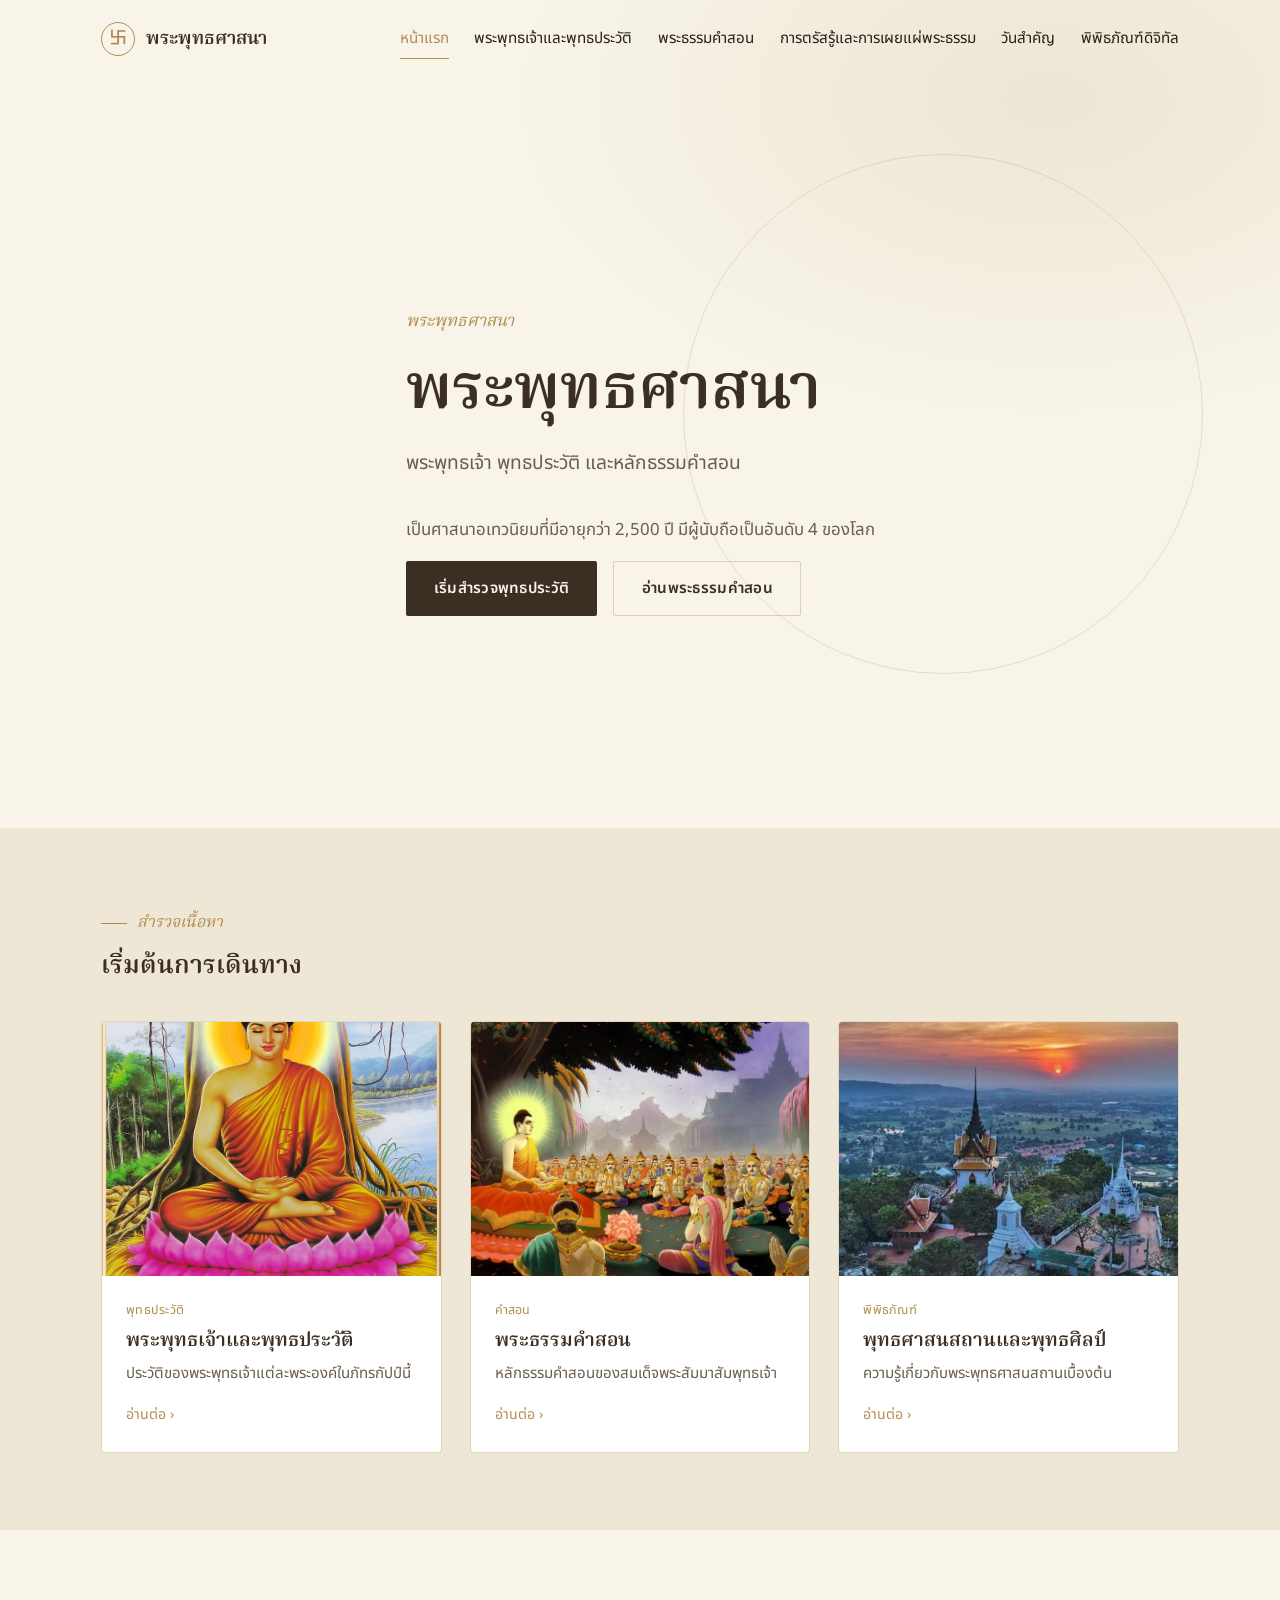
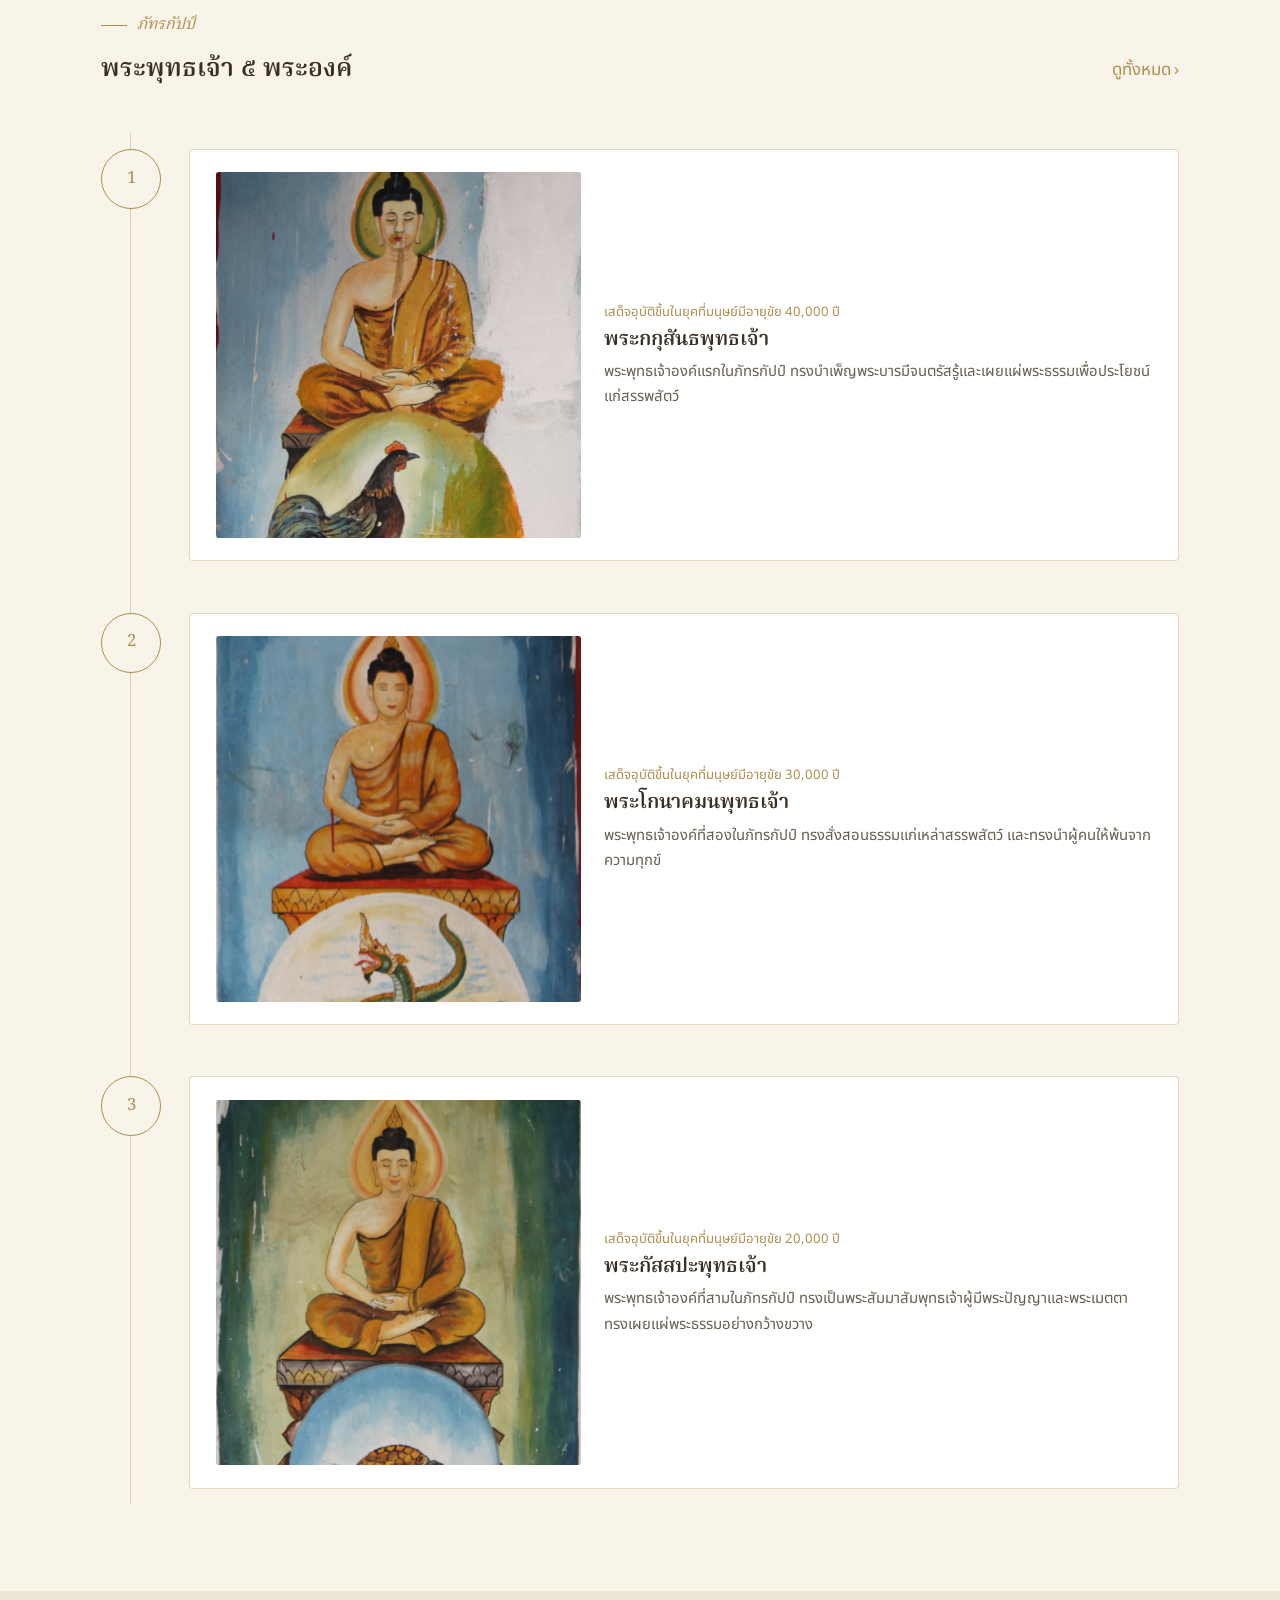
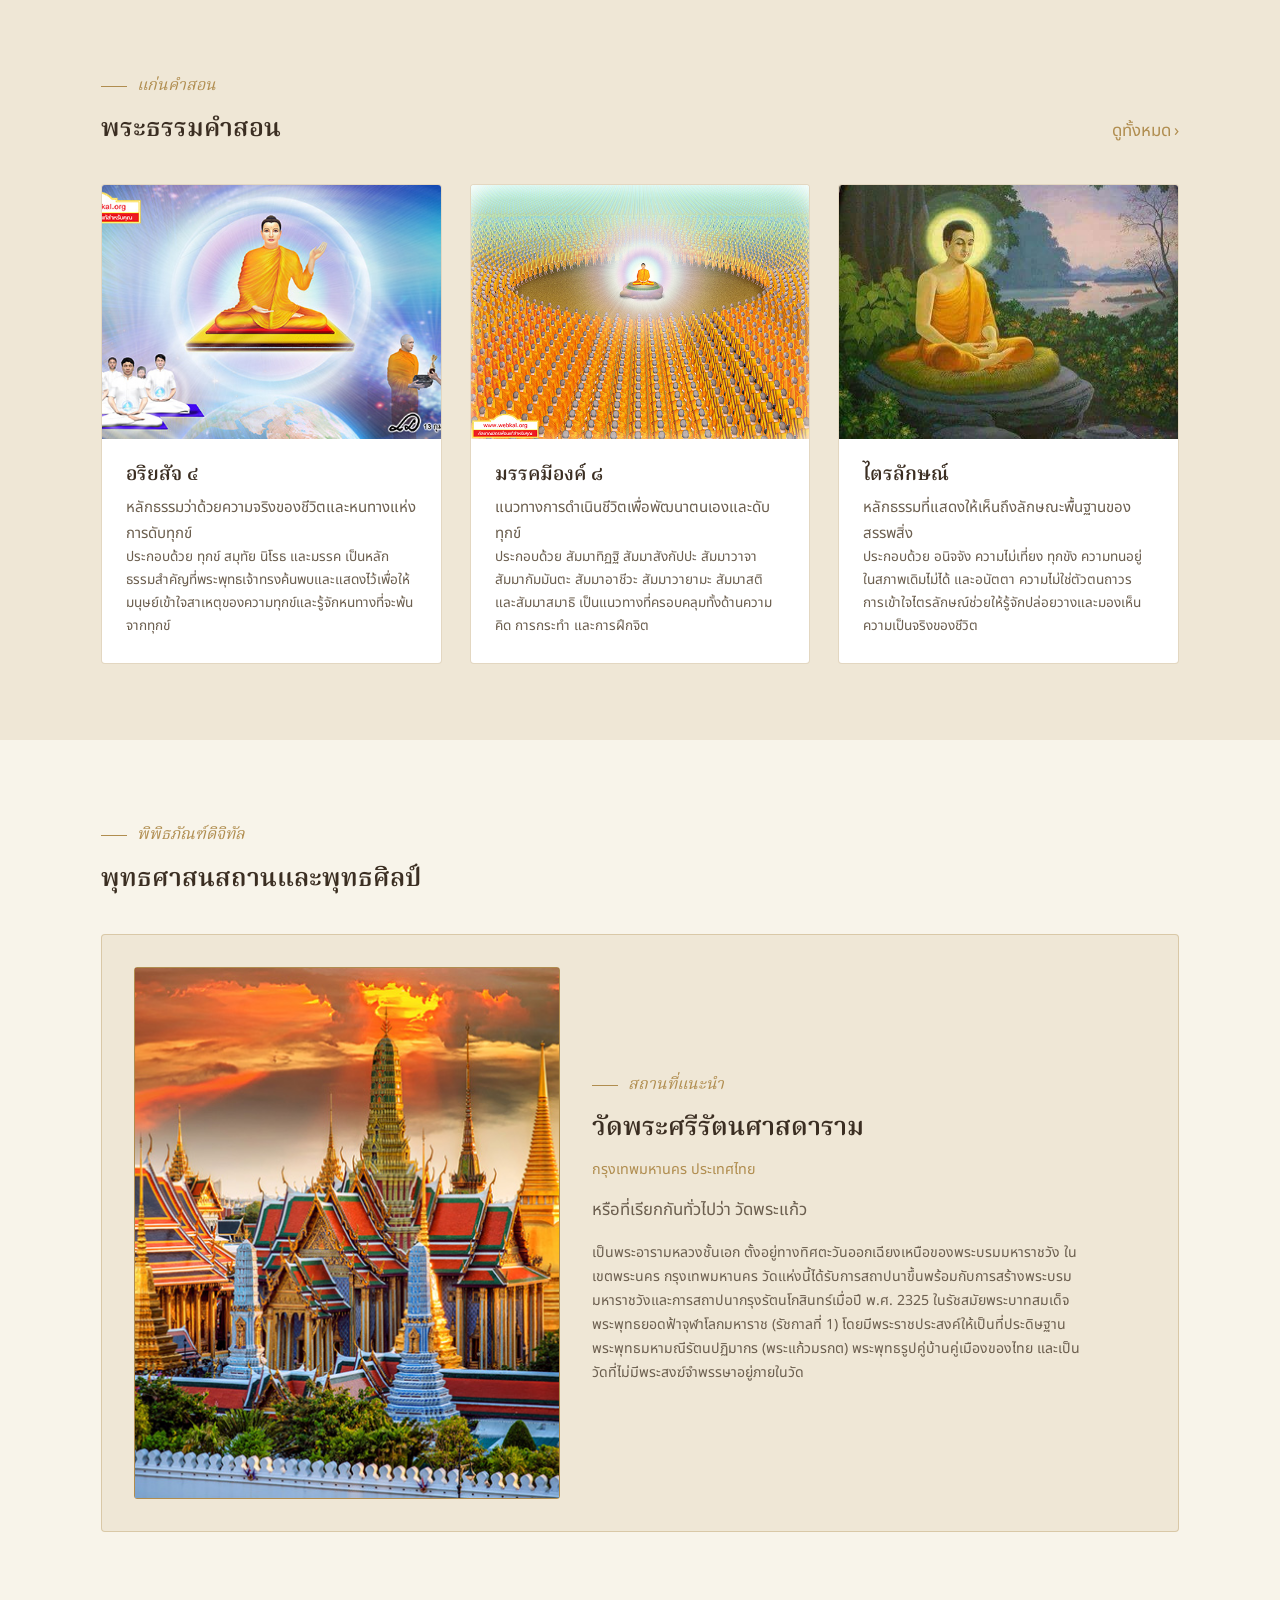
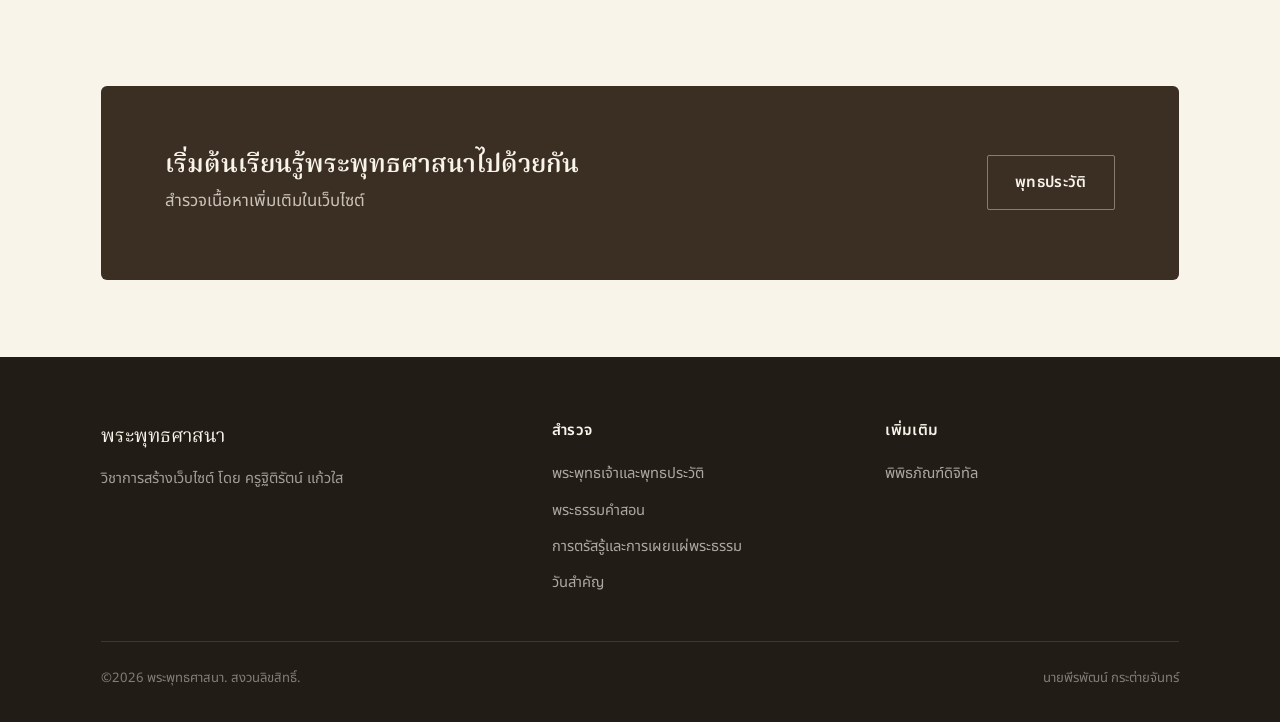
<file: index.html>
<!DOCTYPE html>
<html lang="th">
<head>
<meta charset="UTF-8">
<meta name="viewport" content="width=device-width, initial-scale=1.0">
<title>พระพุทธศาสนา - หน้าหลัก</title>
<meta name="description" content="[ข้อความแนะนำเว็บไซต์]">
<link rel="preconnect" href="https://fonts.googleapis.com">
<link rel="preconnect" href="https://fonts.gstatic.com" crossorigin>
<link href="https://fonts.googleapis.com/css2?family=Noto+Serif+Thai:wght@400;500;600;700&family=Noto+Sans+Thai:wght@300;400;500;600&display=swap" rel="stylesheet">
<link rel="stylesheet" href="css/style.css">
</head>
<body>

<div class="scroll-progress" id="scrollProgress"></div>
<div id="navbar-root"></div>

<!-- ============================================================ HERO -->
<section class="hero">
  <div class="container">
    <div class="hero-eyebrow">พระพุทธศาสนา</div>
    <h1>พระพุทธศาสนา</h1>
    <p class="subtitle">พระพุทธเจ้า พุทธประวัติ และหลักธรรมคำสอน</p>
    <p style="max-width:50ch;">เป็นศาสนาอเทวนิยมที่มีอายุกว่า 2,500 ปี มีผู้นับถือเป็นอันดับ 4 ของโลก</p>
    <div class="hero-cta">
      <a href="buddha.html" class="btn btn-primary">เริ่มสำรวจพุทธประวัติ</a>
      <a href="dharma.html" class="btn btn-outline">อ่านพระธรรมคำสอน</a>
    </div>
  </div>
</section>

<!-- ===================================================== INTRO STATS -->
<!-- <section class="section section--tight">
  <div class="container">
    <hr class="divider">
    <div class="stat-row reveal" style="margin-top:2.4rem;">
      <div class="stat">
        <div class="num">๕</div>
        <div class="label">พระพุทธเจ้าในภัทรกัปป์</div>
      </div>
      <div class="stat">
        <div class="num">[N]</div>
        <div class="label">หลักธรรมคำสอน</div>
      </div>
      <div class="stat">
        <div class="num">[N]</div>
        <div class="label">พุทธศาสนสถานสำคัญ</div>
      </div>
      <div class="stat">
        <div class="num">[N]</div>
        <div class="label">วันสำคัญทางพระพุทธศาสนา</div>
      </div>
    </div>
  </div>
</section> -->

<!-- ================================================= FEATURED SECTIONS -->
<section class="section section--cream">
  <div class="container">
    <div class="section-head reveal">
      <div>
        <div class="eyebrow">สำรวจเนื้อหา</div>
        <h2>เริ่มต้นการเดินทาง</h2>
      </div>
      <!-- <p style="margin:0;">[ข้อความอธิบายภาพรวมของหมวดหมู่เนื้อหาในเว็บไซต์]</p> -->
    </div>
    <div class="featured-strip">
      <a class="card reveal" href="buddha.html">
        <div class="card-media"><img src="images/01.jpg" alt=""></div>
        <div class="card-body">
          <span class="card-tag">พุทธประวัติ</span>
          <h3>พระพุทธเจ้าและพุทธประวัติ</h3>
          <p>ประวัติของพระพุทธเจ้าแต่ละพระองค์ในภัทรกัปป์นี้</p>
          <span class="card-link">อ่านต่อ ›</span>
        </div>
      </a>
      <a class="card reveal reveal-delay-1" href="dharma.html">
        <div class="card-media"><img src="images/02.jpg" alt=""></div>
        <div class="card-body">
          <span class="card-tag">คำสอน</span>
          <h3>พระธรรมคำสอน</h3>
          <p>หลักธรรมคำสอนของสมเด็จพระสัมมาสัมพุทธเจ้า</p>
          <span class="card-link">อ่านต่อ ›</span>
        </div>
      </a>
      <a class="card reveal reveal-delay-2" href="sacred-sites.html">
        <div class="card-media"><img src="images/03.jpg" alt=""></div>
        <div class="card-body">
          <span class="card-tag">พิพิธภัณฑ์</span>
          <h3>พุทธศาสนสถานและพุทธศิลป์</h3>
          <p>ความรู้เกี่ยวกับพระพุทธศาสนสถานเบื้องต้น</p>
          <span class="card-link">อ่านต่อ ›</span>
        </div>
      </a>
    </div>
  </div>
</section>

<!-- ============================================== FEATURED BUDDHA TIMELINE -->
<section class="section">
  <div class="container">
    <div class="section-head reveal">
      <div>
        <div class="eyebrow">ภัทรกัปป์</div>
        <h2>พระพุทธเจ้า ๕ พระองค์</h2>
      </div>
      <a href="buddha.html" class="btn-ghost">ดูทั้งหมด</a>
    </div>
    <div id="home-buddha-preview"></div>
  </div>
</section>

<!-- ==================================================== FEATURED DHARMA -->
<section class="section section--cream">
  <div class="container">
    <div class="section-head reveal">
      <div>
        <div class="eyebrow">แก่นคำสอน</div>
        <h2>พระธรรมคำสอน</h2>
      </div>
      <a href="dharma.html" class="btn-ghost">ดูทั้งหมด</a>
    </div>
    <div id="home-dharma-preview"></div>
  </div>
</section>

<!-- =============================================== FEATURED SACRED SITE -->
<section class="section">
  <div class="container">
    <div class="section-head reveal">
      <div>
        <div class="eyebrow">พิพิธภัณฑ์ดิจิทัล</div>
        <h2>พุทธศาสนสถานและพุทธศิลป์</h2>
      </div>
      <!-- <a href="sacred-sites.html" class="btn-ghost">ดูทั้งหมด</a> -->
    </div>
    <div id="home-site-preview"></div>
  </div>
</section>

<!-- ============================================================== CTA -->
<section class="section">
  <div class="container">
    <div class="cta-band reveal">
      <div>
        <h2>เริ่มต้นเรียนรู้พระพุทธศาสนาไปด้วยกัน</h2>
        <p>สำรวจเนื้อหาเพิ่มเติมในเว็บไซต์</p>
      </div>
      <a href="buddha.html" class="btn btn-outline" style="border-color:rgba(248,244,234,.4);color:var(--ivory);">พุทธประวัติ</a>
    </div>
  </div>
</section>

<div id="footer-root"></div>
<button class="back-to-top" id="backToTop" aria-label="กลับขึ้นด้านบน">↑</button>

<script src="js/data.js"></script>
<script src="js/components.js"></script>
<script>
  insertNavbar("home");
  insertFooter();
  renderBuddhaTimeline("home-buddha-preview", buddhas.slice(0, 3));
  renderDharmaCards("home-dharma-preview", dharmaPrinciples.slice(0, 3));
  renderFeaturedSite("home-site-preview", sacredSites.find(s => s.featured) || sacredSites[0]);
</script>
<script src="js/main.js"></script>
</body>
</html>
</file>
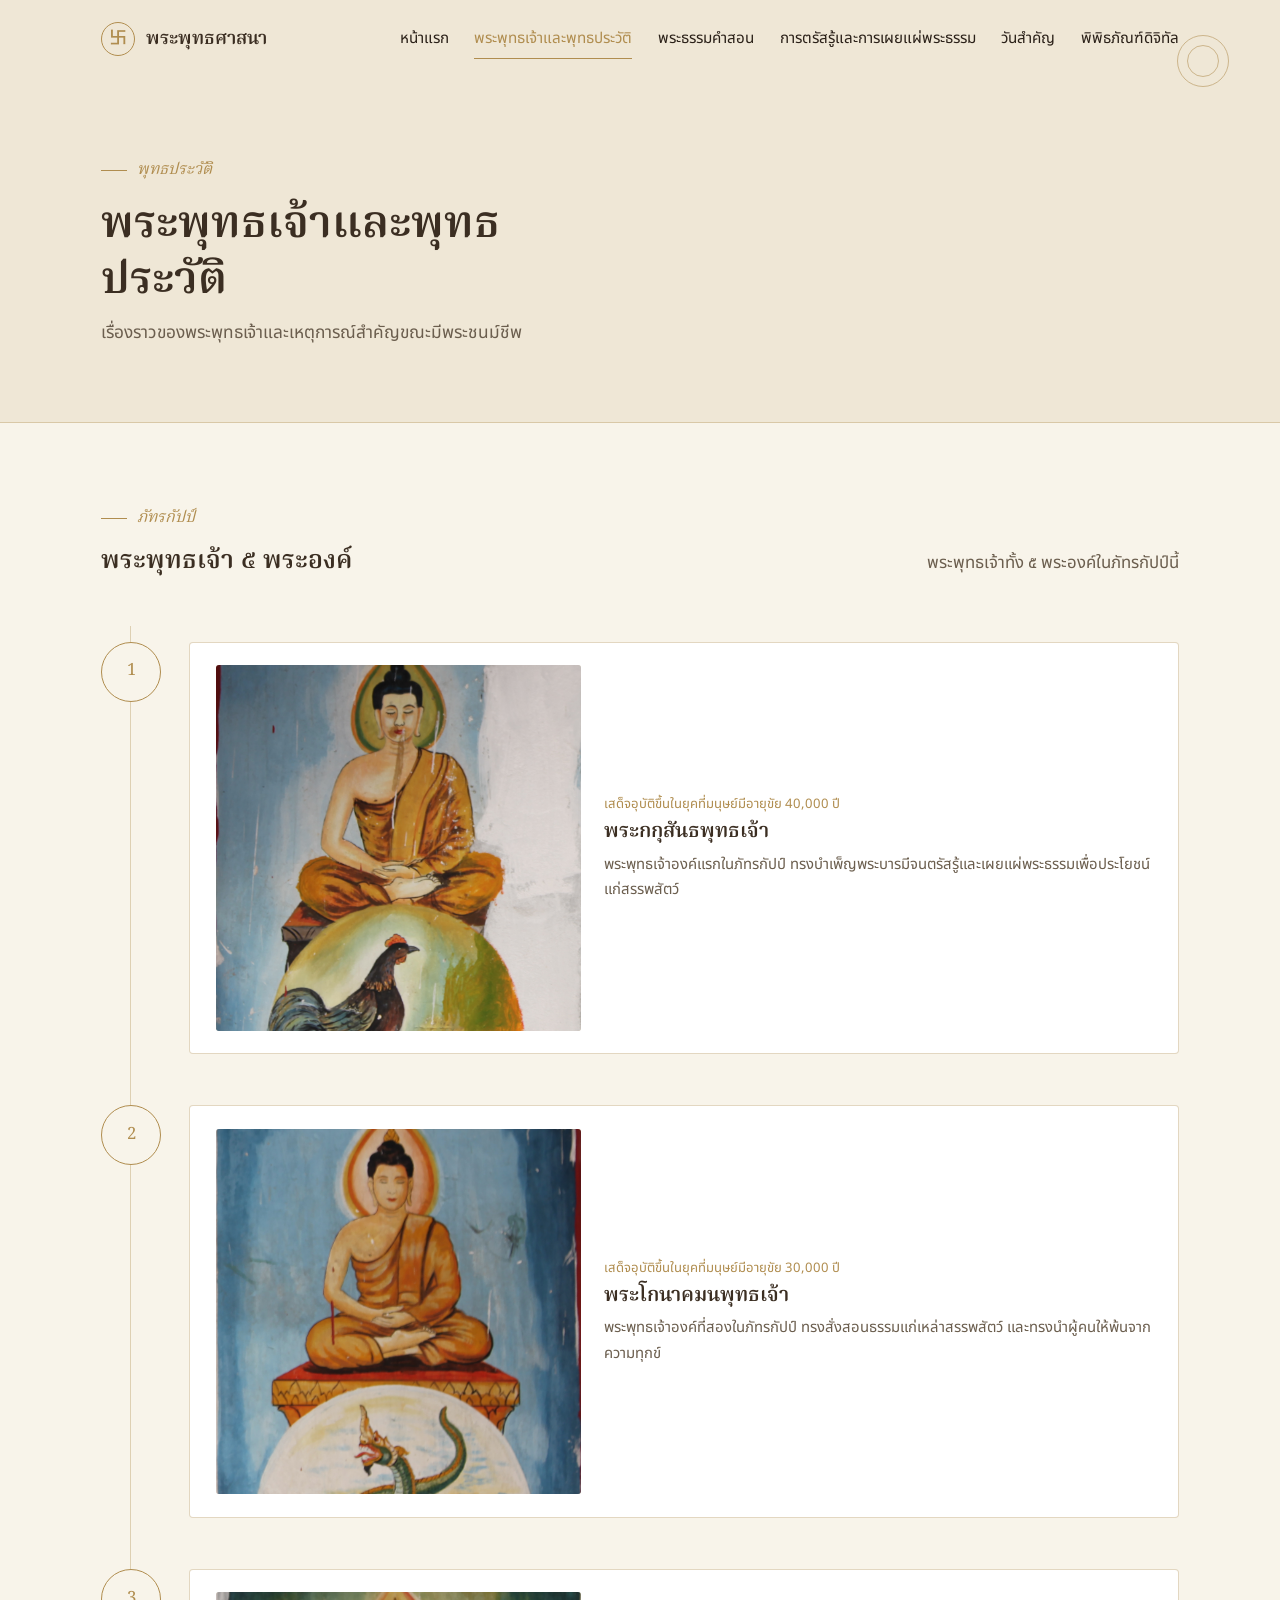
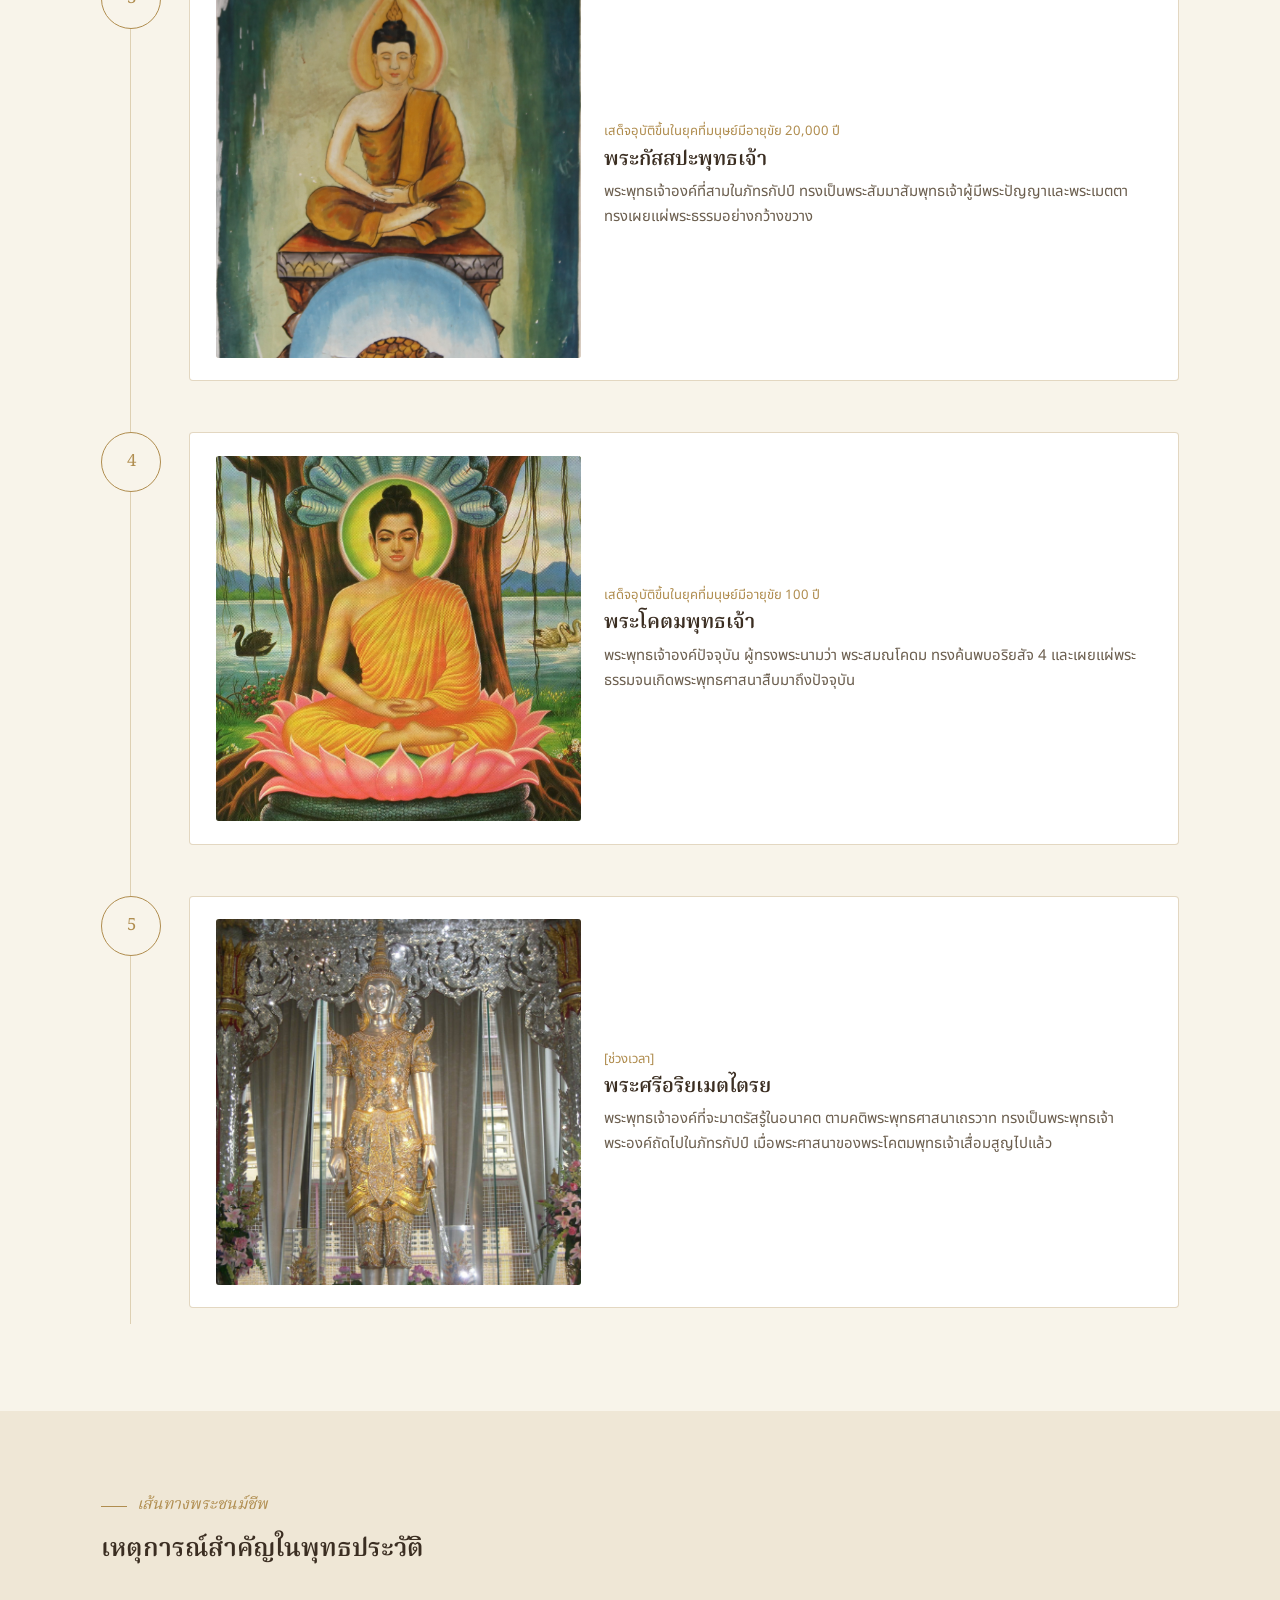
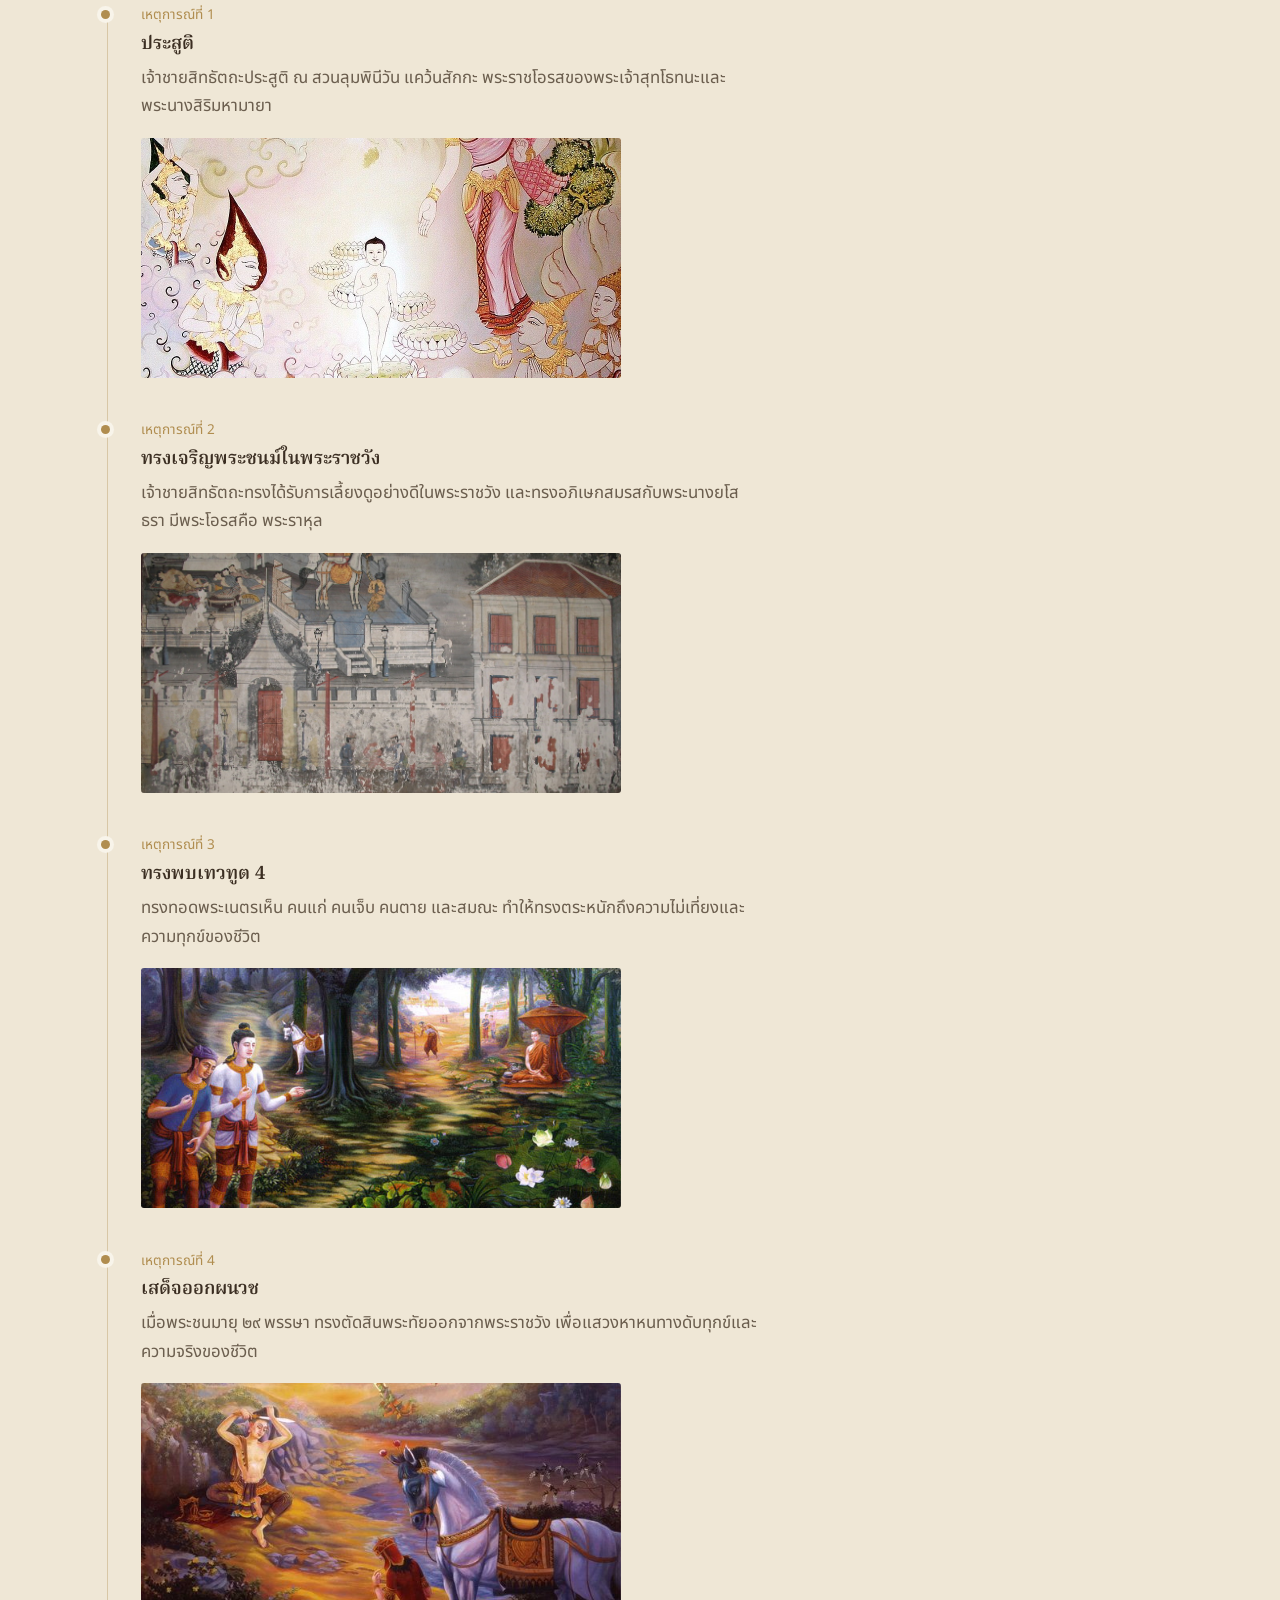
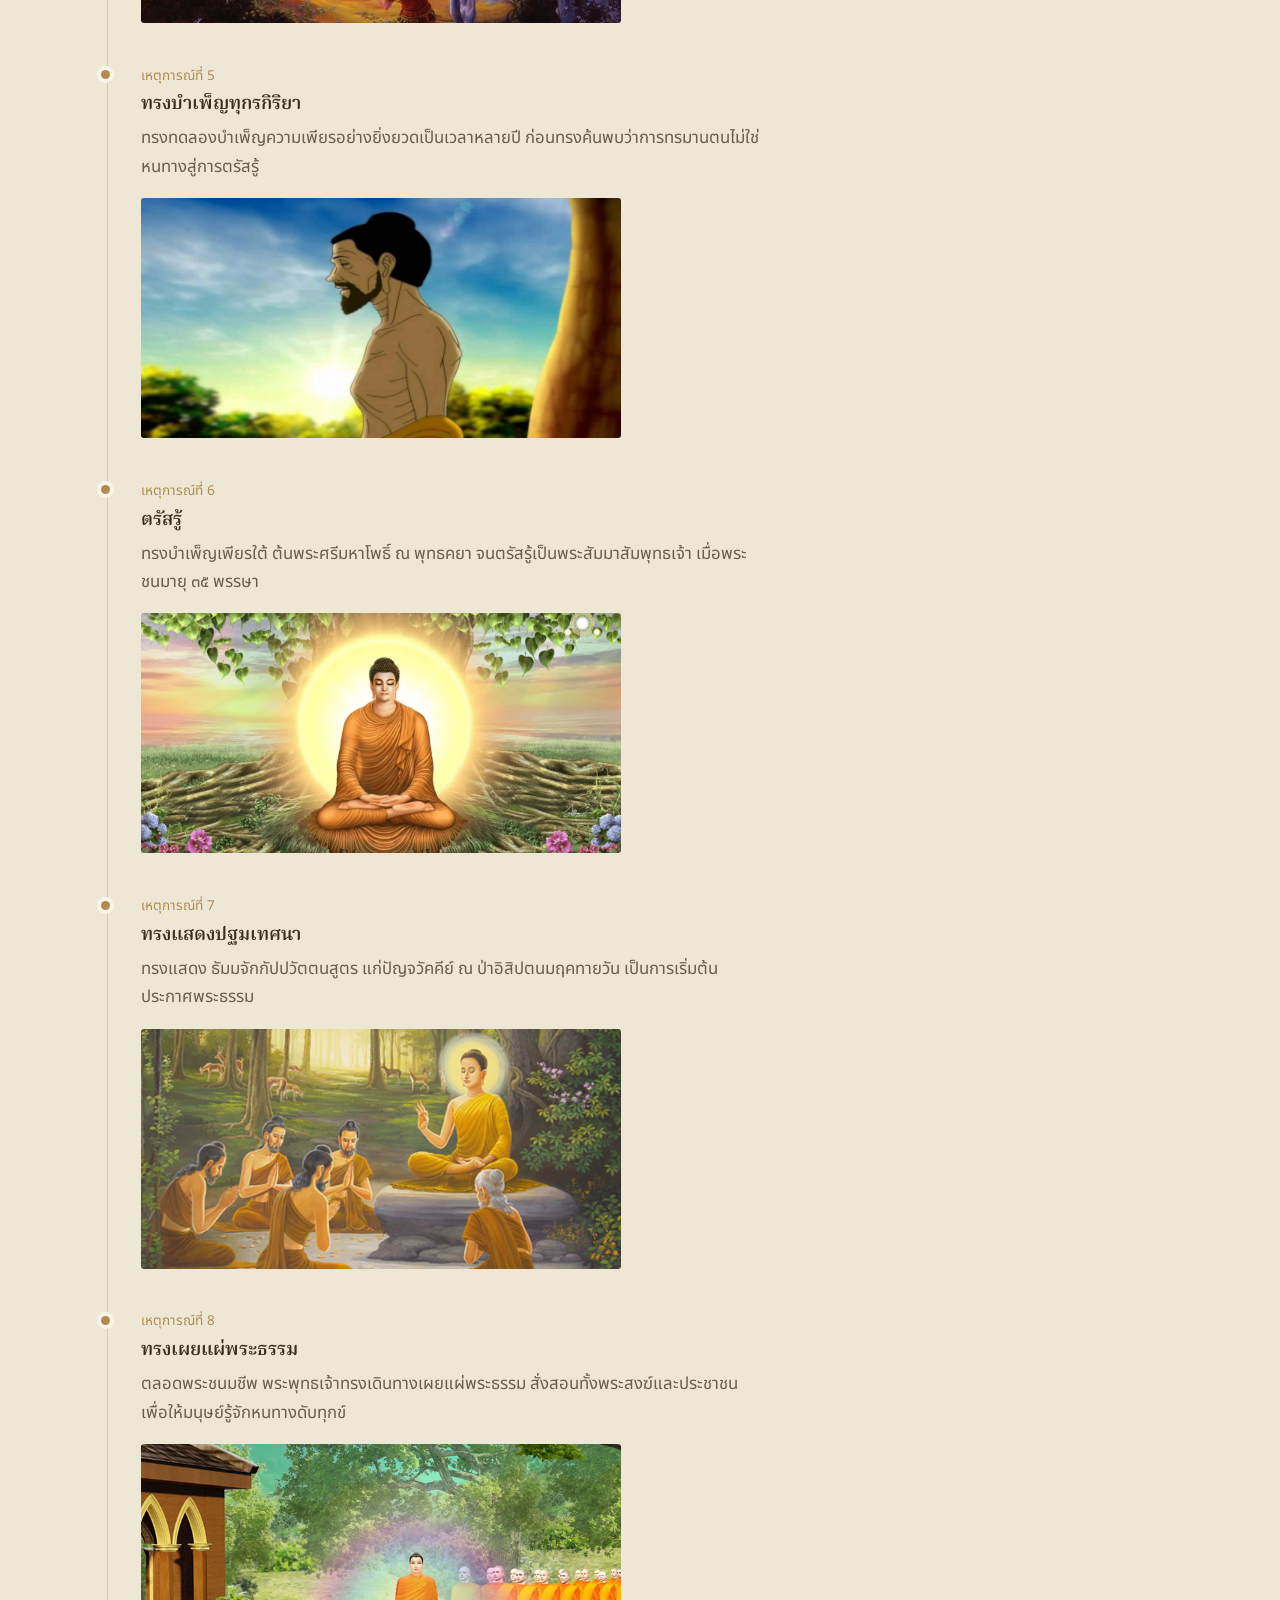
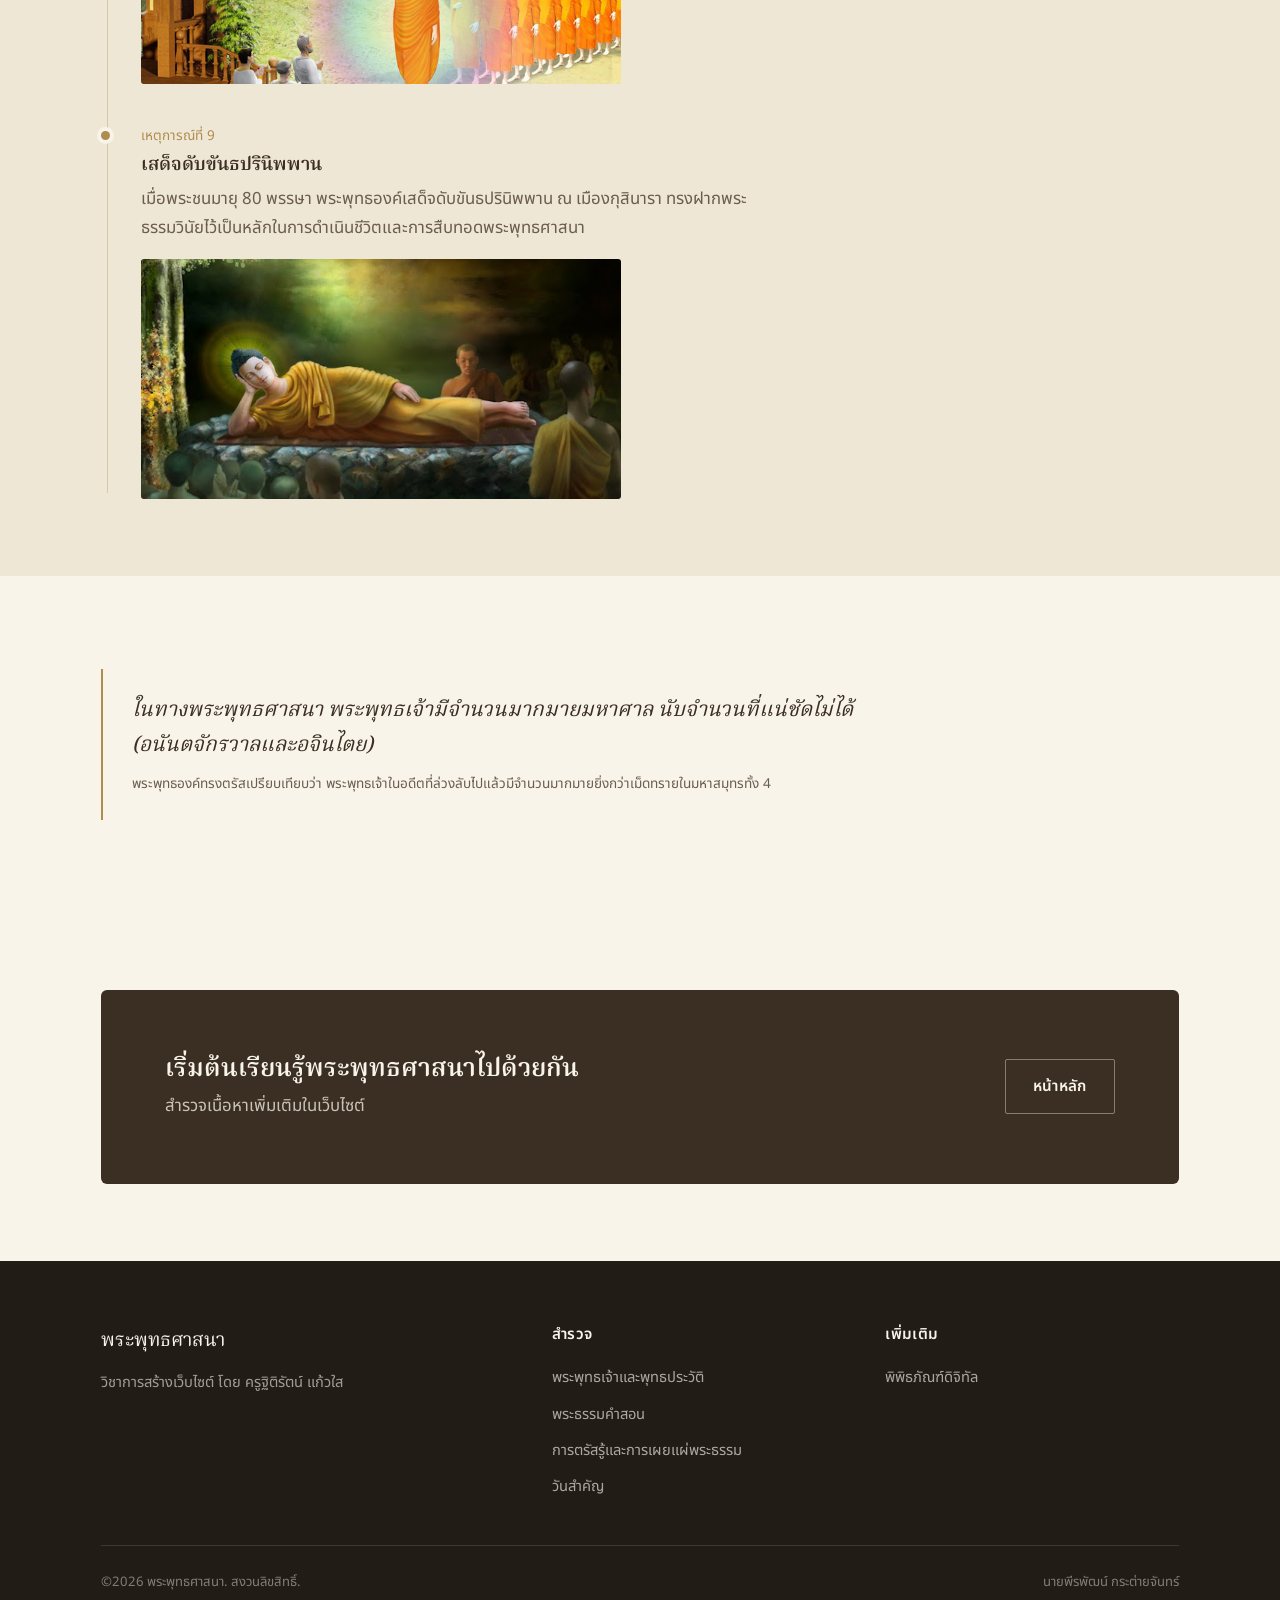
<file: buddha.html>
<!DOCTYPE html>
<html lang="th">
<head>
<meta charset="UTF-8">
<meta name="viewport" content="width=device-width, initial-scale=1.0">
<title>พระพุทธเจ้าและพุทธประวัติ — พระพุทธศาสนา</title>
<link rel="preconnect" href="https://fonts.googleapis.com">
<link rel="preconnect" href="https://fonts.gstatic.com" crossorigin>
<link href="https://fonts.googleapis.com/css2?family=Noto+Serif+Thai:wght@400;500;600;700&family=Noto+Sans+Thai:wght@300;400;500;600&display=swap" rel="stylesheet">
<link rel="stylesheet" href="css/style.css">
</head>
<body>

<div class="scroll-progress" id="scrollProgress"></div>
<div id="navbar-root"></div>

<div id="page-header-root"
     data-category="พุทธประวัติ"
     data-title="พระพุทธเจ้าและพุทธประวัติ"
     data-desc="เรื่องราวของพระพุทธเจ้าและเหตุการณ์สำคัญขณะมีพระชนม์ชีพ">
</div>

<!-- ===================================================== 5 BUDDHAS -->
<section class="section">
  <div class="container">
    <div class="section-head reveal">
      <div>
        <div class="eyebrow">ภัทรกัปป์</div>
        <h2>พระพุทธเจ้า ๕ พระองค์</h2>
      </div>
      <p style="margin:0;max-width:32ch;">พระพุทธเจ้าทั้ง ๕ พระองค์ในภัทรกัปป์นี้</p>
    </div>
    <div id="buddha-timeline-full"></div>
  </div>
</section>

<!-- =================================================== LIFE TIMELINE -->
<section class="section section--cream">
  <div class="container">
    <div class="section-head reveal">
      <div>
        <div class="eyebrow">เส้นทางพระชนม์ชีพ</div>
        <h2>เหตุการณ์สำคัญในพุทธประวัติ</h2>
      </div>
    </div>
    <div id="buddha-life-timeline"></div>
  </div>
</section>

<!-- ========================================================== QUOTE -->
<section class="section">
  <div class="container">
    <div class="quote-card reveal">
      <p>ในทางพระพุทธศาสนา พระพุทธเจ้ามีจำนวนมากมายมหาศาล นับจำนวนที่แน่ชัดไม่ได้ (อนันตจักรวาลและอจินไตย)</p>
      <div class="source">พระพุทธองค์ทรงตรัสเปรียบเทียบว่า พระพุทธเจ้าในอดีตที่ล่วงลับไปแล้วมีจำนวนมากมายยิ่งกว่าเม็ดทรายในมหาสมุทรทั้ง 4</div>
    </div>
  </div>
</section>

<!-- ============================================================== CTA -->
<section class="section">
  <div class="container">
    <div class="cta-band reveal">
      <div>
        <h2>เริ่มต้นเรียนรู้พระพุทธศาสนาไปด้วยกัน</h2>
        <p>สำรวจเนื้อหาเพิ่มเติมในเว็บไซต์</p>
      </div>
      <a href="index.html" class="btn btn-outline" style="border-color:rgba(248,244,234,.4);color:var(--ivory);">หน้าหลัก</a>
    </div>
  </div>
</section>

<div id="footer-root"></div>
<button class="back-to-top" id="backToTop" aria-label="กลับขึ้นด้านบน">↑</button>

<script src="js/data.js"></script>
<script src="js/components.js"></script>
<script>
  insertNavbar("buddha");
  insertFooter();
  insertPageHeader();
  renderBuddhaTimeline("buddha-timeline-full", buddhas);
  renderTimeline("buddha-life-timeline", buddhaLifeEvents);
</script>
<script src="js/main.js"></script>
</body>
</html>
</file>
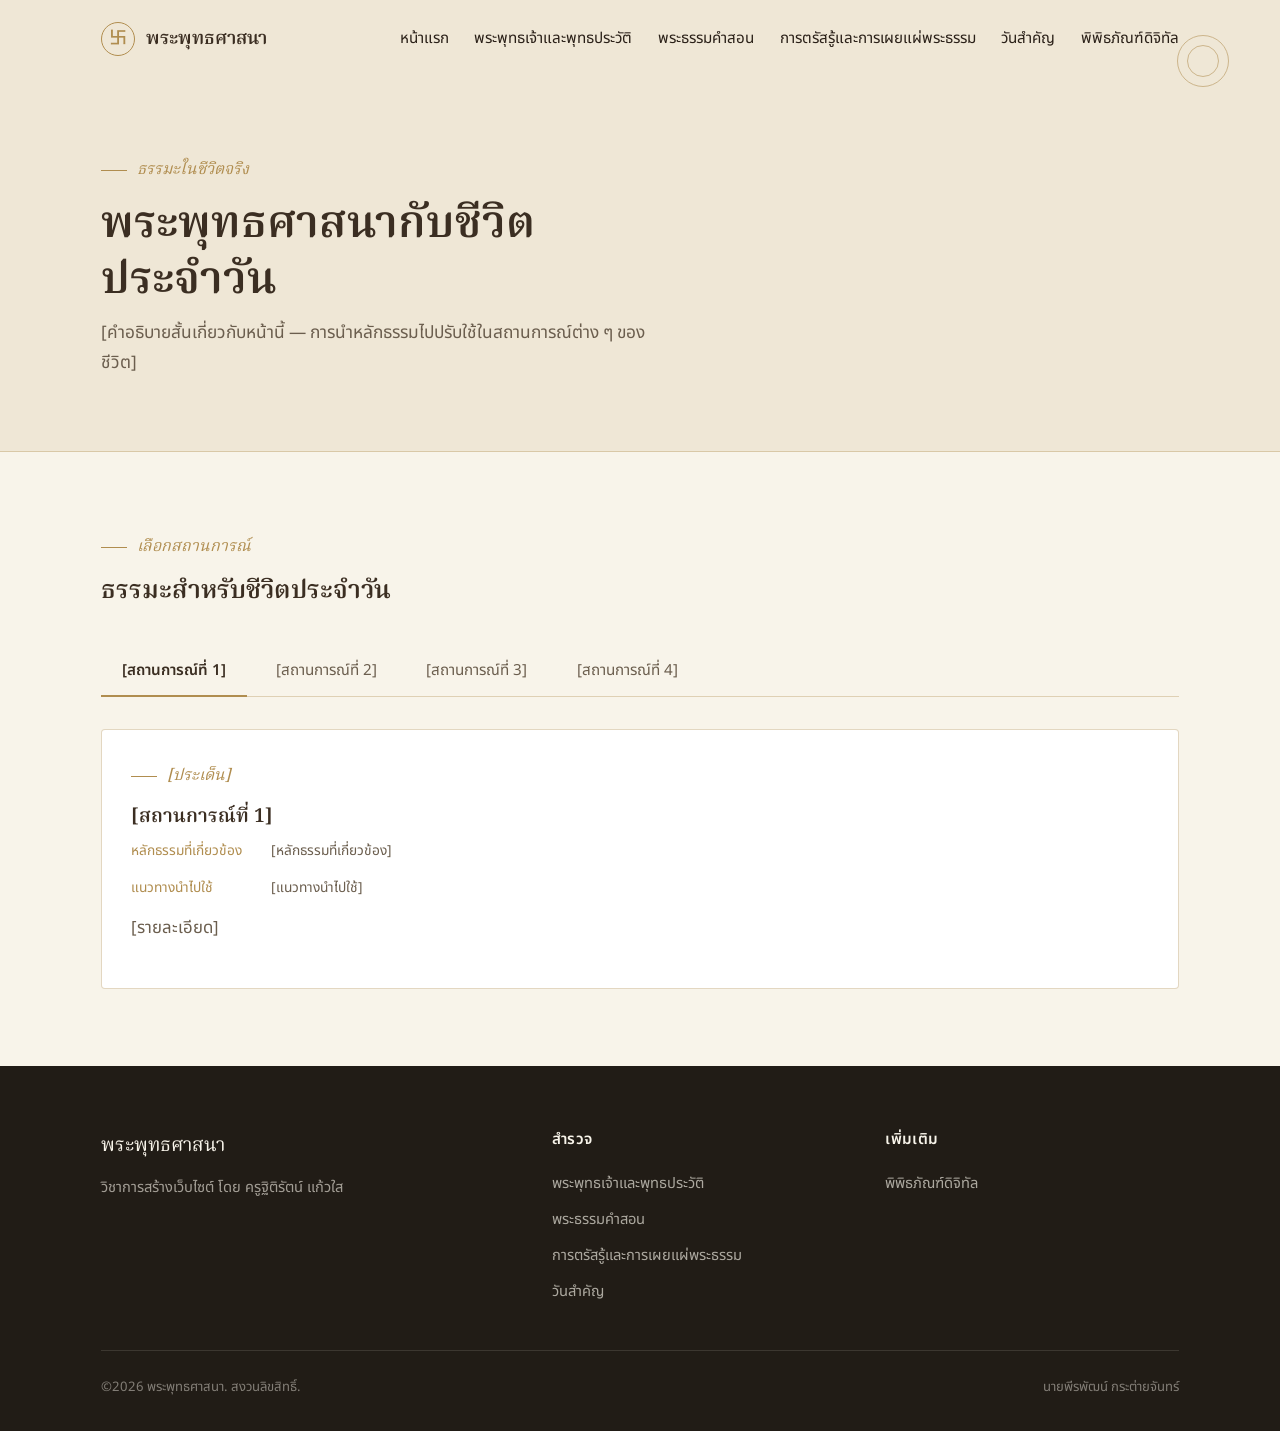
<file: daily-life.html>
<!DOCTYPE html>
<html lang="th">
<head>
<meta charset="UTF-8">
<meta name="viewport" content="width=device-width, initial-scale=1.0">
<title>พระพุทธศาสนากับชีวิตประจำวัน — [ชื่อเว็บไซต์]</title>
<link rel="preconnect" href="https://fonts.googleapis.com">
<link rel="preconnect" href="https://fonts.gstatic.com" crossorigin>
<link href="https://fonts.googleapis.com/css2?family=Noto+Serif+Thai:wght@400;500;600;700&family=Noto+Sans+Thai:wght@300;400;500;600&display=swap" rel="stylesheet">
<link rel="stylesheet" href="css/style.css">
</head>
<body>

<div class="scroll-progress" id="scrollProgress"></div>
<div id="navbar-root"></div>

<div id="page-header-root"
     data-category="ธรรมะในชีวิตจริง"
     data-title="พระพุทธศาสนากับชีวิตประจำวัน"
     data-desc="[คำอธิบายสั้นเกี่ยวกับหน้านี้ — การนำหลักธรรมไปปรับใช้ในสถานการณ์ต่าง ๆ ของชีวิต]">
</div>

<!-- ============================================== SITUATION TABS -->
<section class="section">
  <div class="container">
    <div class="section-head reveal">
      <div><div class="eyebrow">เลือกสถานการณ์</div><h2>ธรรมะสำหรับชีวิตประจำวัน</h2></div>
    </div>
    <div class="tabs-nav" id="situationTabsNav"></div>
    <div id="situationTabsPanel"></div>
  </div>
</section>

<div id="footer-root"></div>
<button class="back-to-top" id="backToTop" aria-label="กลับขึ้นด้านบน">↑</button>

<script src="js/data.js"></script>
<script src="js/components.js"></script>
<script>
  insertNavbar("daily-life");
  insertFooter();
  insertPageHeader();
  renderSituationTabs("situationTabsNav", "situationTabsPanel", dailyLifeSituations);
</script>
<script src="js/main.js"></script>
</body>
</html>
</file>
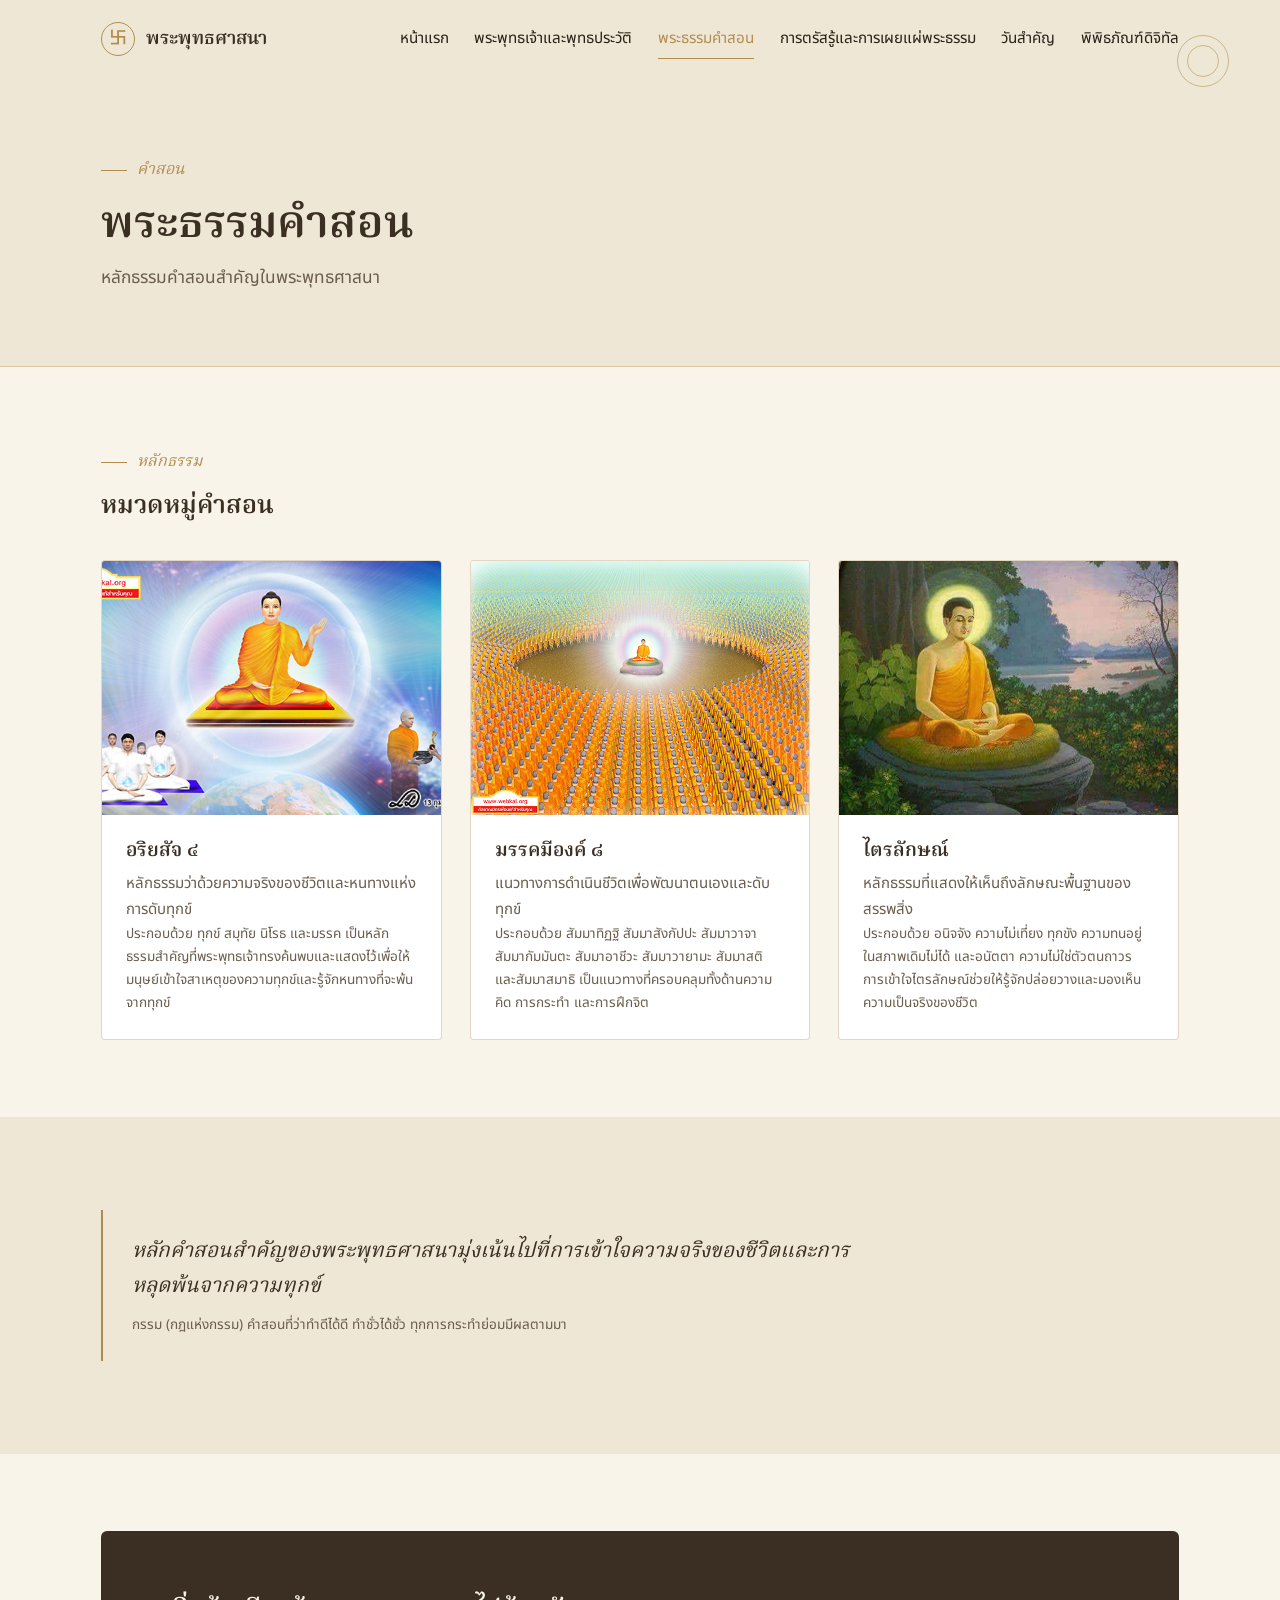
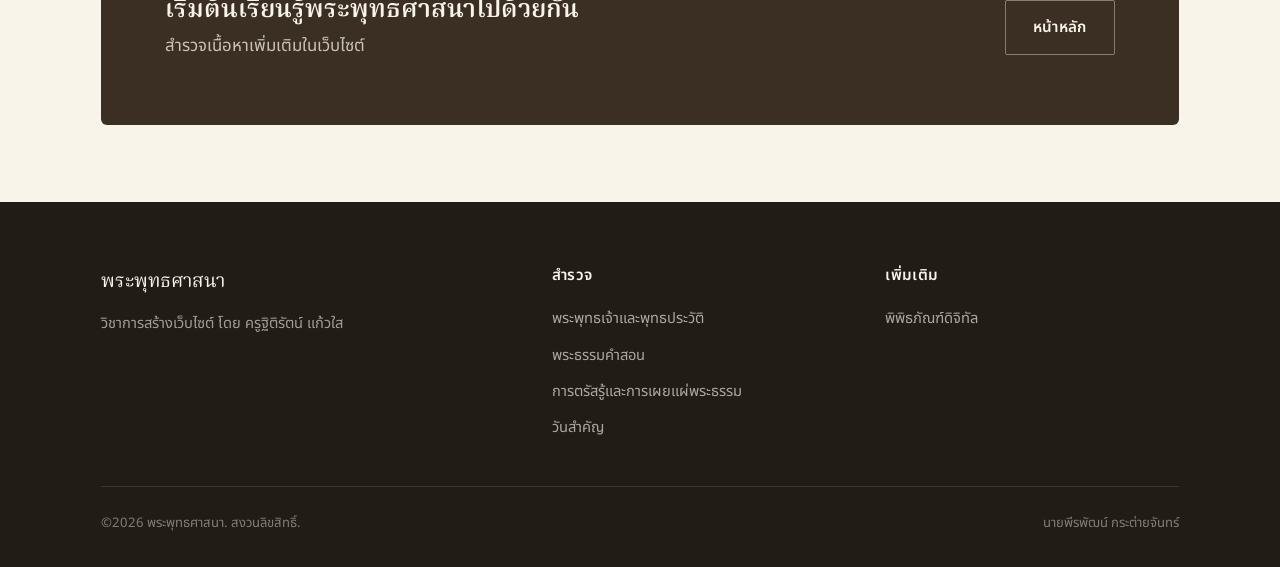
<file: dharma.html>
<!DOCTYPE html>
<html lang="th">
<head>
<meta charset="UTF-8">
<meta name="viewport" content="width=device-width, initial-scale=1.0">
<title>พระธรรมคำสอน — พระพุทธศาสนา</title>
<link rel="preconnect" href="https://fonts.googleapis.com">
<link rel="preconnect" href="https://fonts.gstatic.com" crossorigin>
<link href="https://fonts.googleapis.com/css2?family=Noto+Serif+Thai:wght@400;500;600;700&family=Noto+Sans+Thai:wght@300;400;500;600&display=swap" rel="stylesheet">
<link rel="stylesheet" href="css/style.css">
</head>
<body>

<div class="scroll-progress" id="scrollProgress"></div>
<div id="navbar-root"></div>

<div id="page-header-root"
     data-category="คำสอน"
     data-title="พระธรรมคำสอน"
     data-desc="หลักธรรมคำสอนสำคัญในพระพุทธศาสนา">
</div>

<section class="section">
  <div class="container">
    <div class="section-head reveal">
      <div>
        <div class="eyebrow">หลักธรรม</div>
        <h2>หมวดหมู่คำสอน</h2>
      </div>
      <!-- <p style="margin:0;max-width:32ch;">[คำอธิบายสั้นเกี่ยวกับการจัดหมวดหมู่หลักธรรมในหน้านี้]</p> -->
    </div>
    <div id="dharma-cards"></div>
  </div>
</section>

<section class="section section--cream">
  <div class="container">
    <div class="quote-card reveal">
      <p>หลักคำสอนสำคัญของพระพุทธศาสนามุ่งเน้นไปที่การเข้าใจความจริงของชีวิตและการหลุดพ้นจากความทุกข์</p>
      <div class="source">กรรม (กฎแห่งกรรม) คำสอนที่ว่าทำดีได้ดี ทำชั่วได้ชั่ว ทุกการกระทำย่อมมีผลตามมา</div>
    </div>
  </div>
</section>

<!-- ============================================================== CTA -->
<section class="section">
  <div class="container">
    <div class="cta-band reveal">
      <div>
        <h2>เริ่มต้นเรียนรู้พระพุทธศาสนาไปด้วยกัน</h2>
        <p>สำรวจเนื้อหาเพิ่มเติมในเว็บไซต์</p>
      </div>
      <a href="index.html" class="btn btn-outline" style="border-color:rgba(248,244,234,.4);color:var(--ivory);">หน้าหลัก</a>
    </div>
  </div>
</section>

<div id="footer-root"></div>
<button class="back-to-top" id="backToTop" aria-label="กลับขึ้นด้านบน">↑</button>

<script src="js/data.js"></script>
<script src="js/components.js"></script>
<script>
  insertNavbar("dharma");
  insertFooter();
  insertPageHeader();
  renderDharmaCards("dharma-cards", dharmaPrinciples);
</script>
<script src="js/main.js"></script>
</body>
</html>
</file>
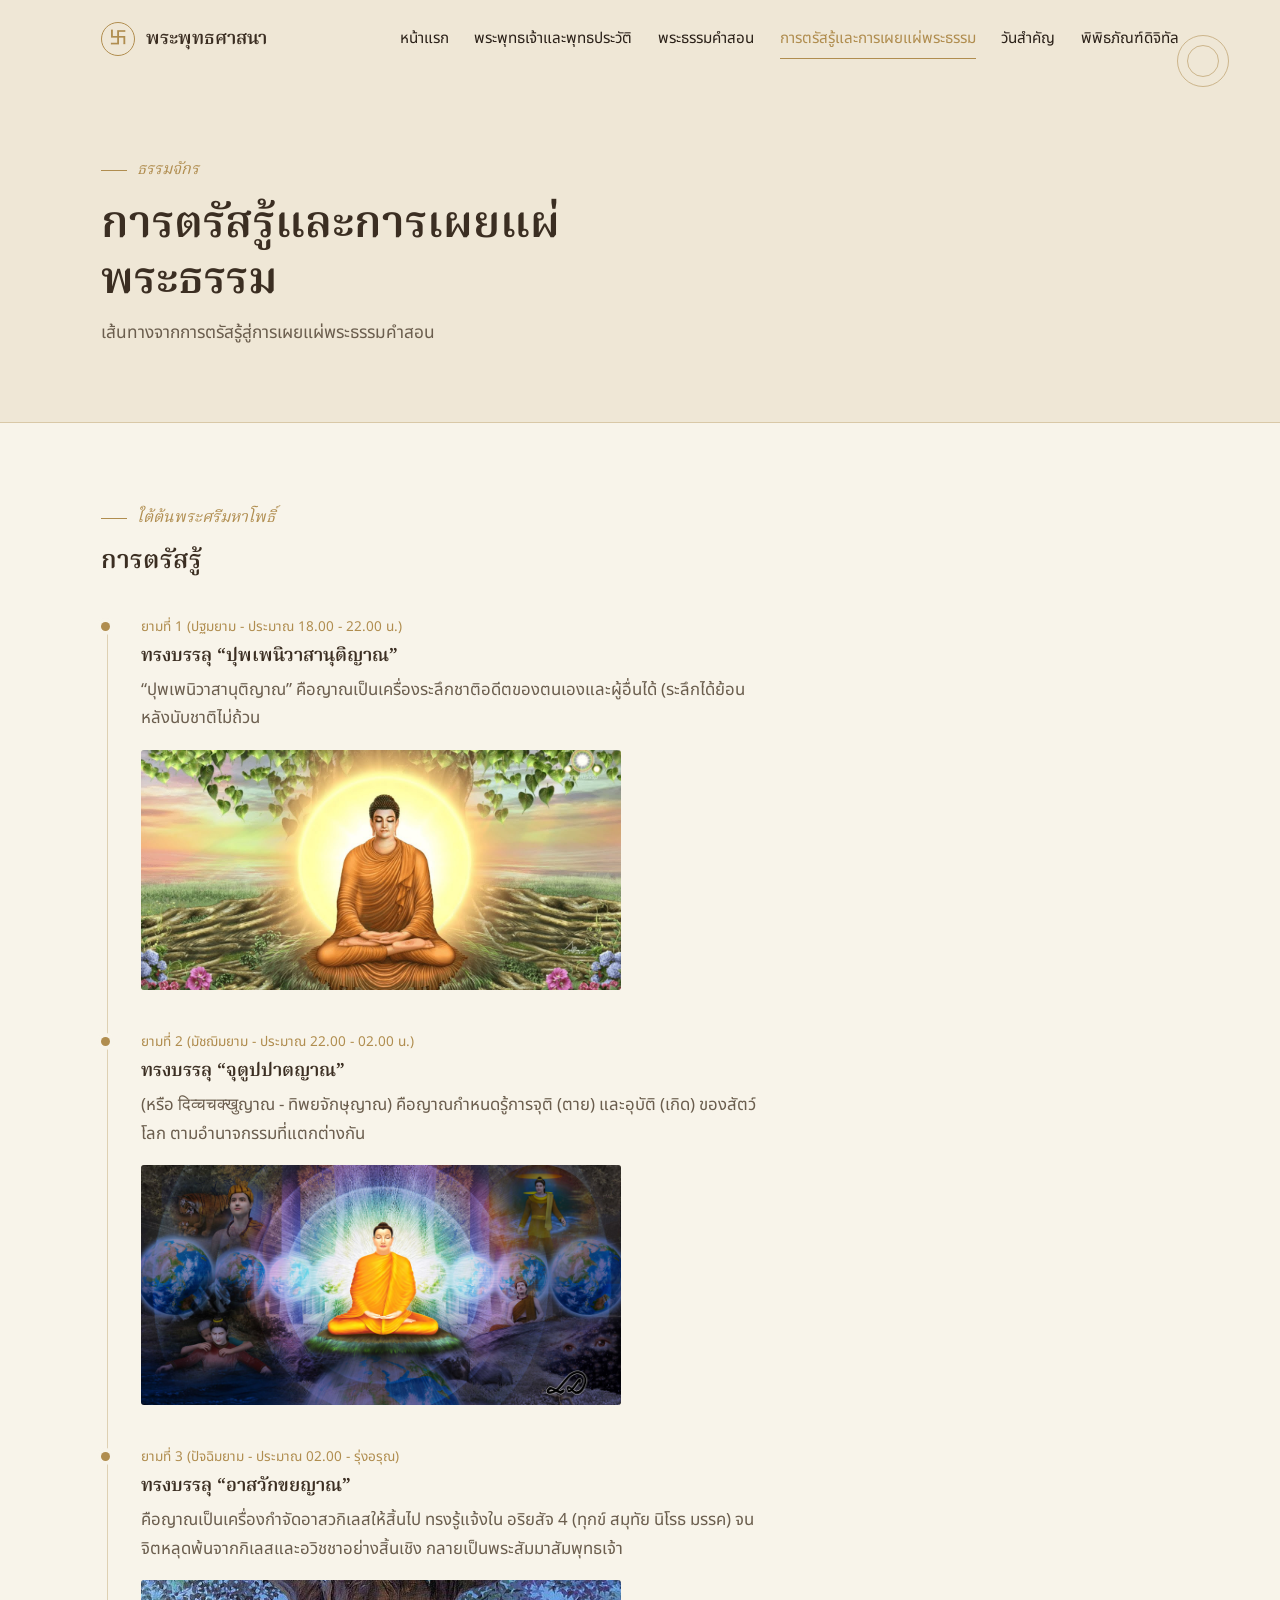
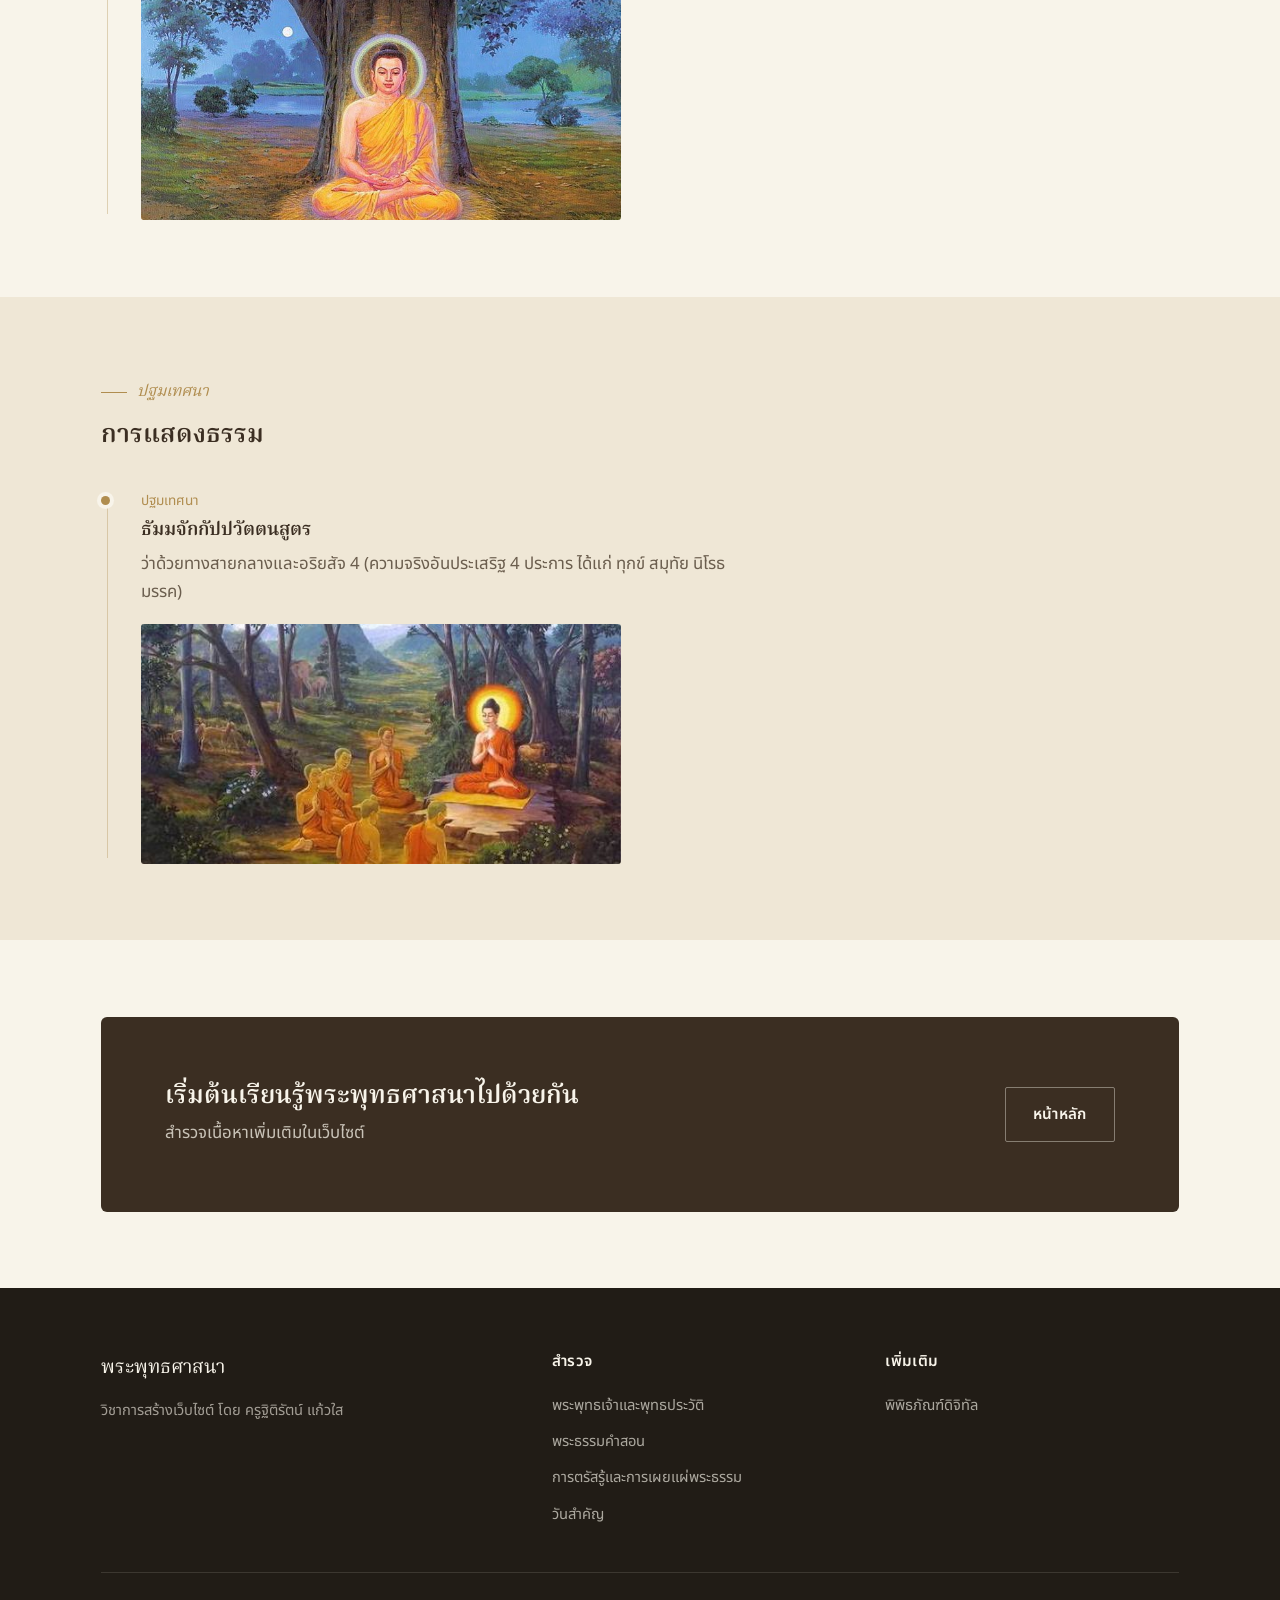
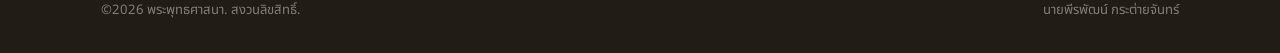
<file: enlightenment.html>
<!DOCTYPE html>
<html lang="th">
<head>
<meta charset="UTF-8">
<meta name="viewport" content="width=device-width, initial-scale=1.0">
<title>การตรัสรู้และการเผยแผ่พระธรรม — พระพุทธศาสนา</title>
<link rel="preconnect" href="https://fonts.googleapis.com">
<link rel="preconnect" href="https://fonts.gstatic.com" crossorigin>
<link href="https://fonts.googleapis.com/css2?family=Noto+Serif+Thai:wght@400;500;600;700&family=Noto+Sans+Thai:wght@300;400;500;600&display=swap" rel="stylesheet">
<link rel="stylesheet" href="css/style.css">
</head>
<body>

<div class="scroll-progress" id="scrollProgress"></div>
<div id="navbar-root"></div>

<div id="page-header-root"
     data-category="ธรรมจักร"
     data-title="การตรัสรู้และการเผยแผ่พระธรรม"
     data-desc="เส้นทางจากการตรัสรู้สู่การเผยแผ่พระธรรมคำสอน">
</div>

<!-- ==================================================== ENLIGHTENMENT -->
<section class="section">
  <div class="container">
    <div class="section-head reveal">
      <div><div class="eyebrow">ใต้ต้นพระศรีมหาโพธิ์</div><h2>การตรัสรู้</h2></div>
    </div>
    <div id="enlightenment-timeline"></div>
  </div>
</section>

<!-- ===================================================== FIRST TEACHINGS -->
<section class="section section--cream">
  <div class="container">
    <div class="section-head reveal">
      <div><div class="eyebrow">ปฐมเทศนา</div><h2>การแสดงธรรม</h2></div>
    </div>
    <div id="dharma-talk-timeline"></div>
  </div>
</section>

<!-- ==================================================== PROPAGATION -->
<!-- <section class="section">
  <div class="container">
    <div class="section-head reveal">
      <div><div class="eyebrow">การเดินทาง</div><h2>การเผยแผ่พระธรรม</h2></div>
    </div>
    <div id="propagation-timeline"></div>
  </div>
</section> -->

<!-- ==================================================== BUDDHAKICCA -->
<!-- <section class="section section--brown">
  <div class="container">
    <div class="section-head reveal">
      <div><div class="eyebrow">พุทธกิจประจำวัน</div><h2>พุทธกิจ</h2></div>
    </div>
    <div id="buddhakicca-cards"></div>
  </div>
</section> -->

<!-- ============================================================== CTA -->
<section class="section">
  <div class="container">
    <div class="cta-band reveal">
      <div>
        <h2>เริ่มต้นเรียนรู้พระพุทธศาสนาไปด้วยกัน</h2>
        <p>สำรวจเนื้อหาเพิ่มเติมในเว็บไซต์</p>
      </div>
      <a href="index.html" class="btn btn-outline" style="border-color:rgba(248,244,234,.4);color:var(--ivory);">หน้าหลัก</a>
    </div>
  </div>
</section>

<div id="footer-root"></div>
<button class="back-to-top" id="backToTop" aria-label="กลับขึ้นด้านบน">↑</button>

<script src="js/data.js"></script>
<script src="js/components.js"></script>
<script>
  insertNavbar("enlightenment");
  insertFooter();
  insertPageHeader();
  renderTimeline("enlightenment-timeline", enlightenmentTimeline);
  renderTimeline("dharma-talk-timeline", dharmaTalkEvents);
  renderTimeline("propagation-timeline", propagationJourney);
  renderInfoCards("buddhakicca-cards", buddhakiccaCards);
</script>
<script src="js/main.js"></script>
</body>
</html>
</file>
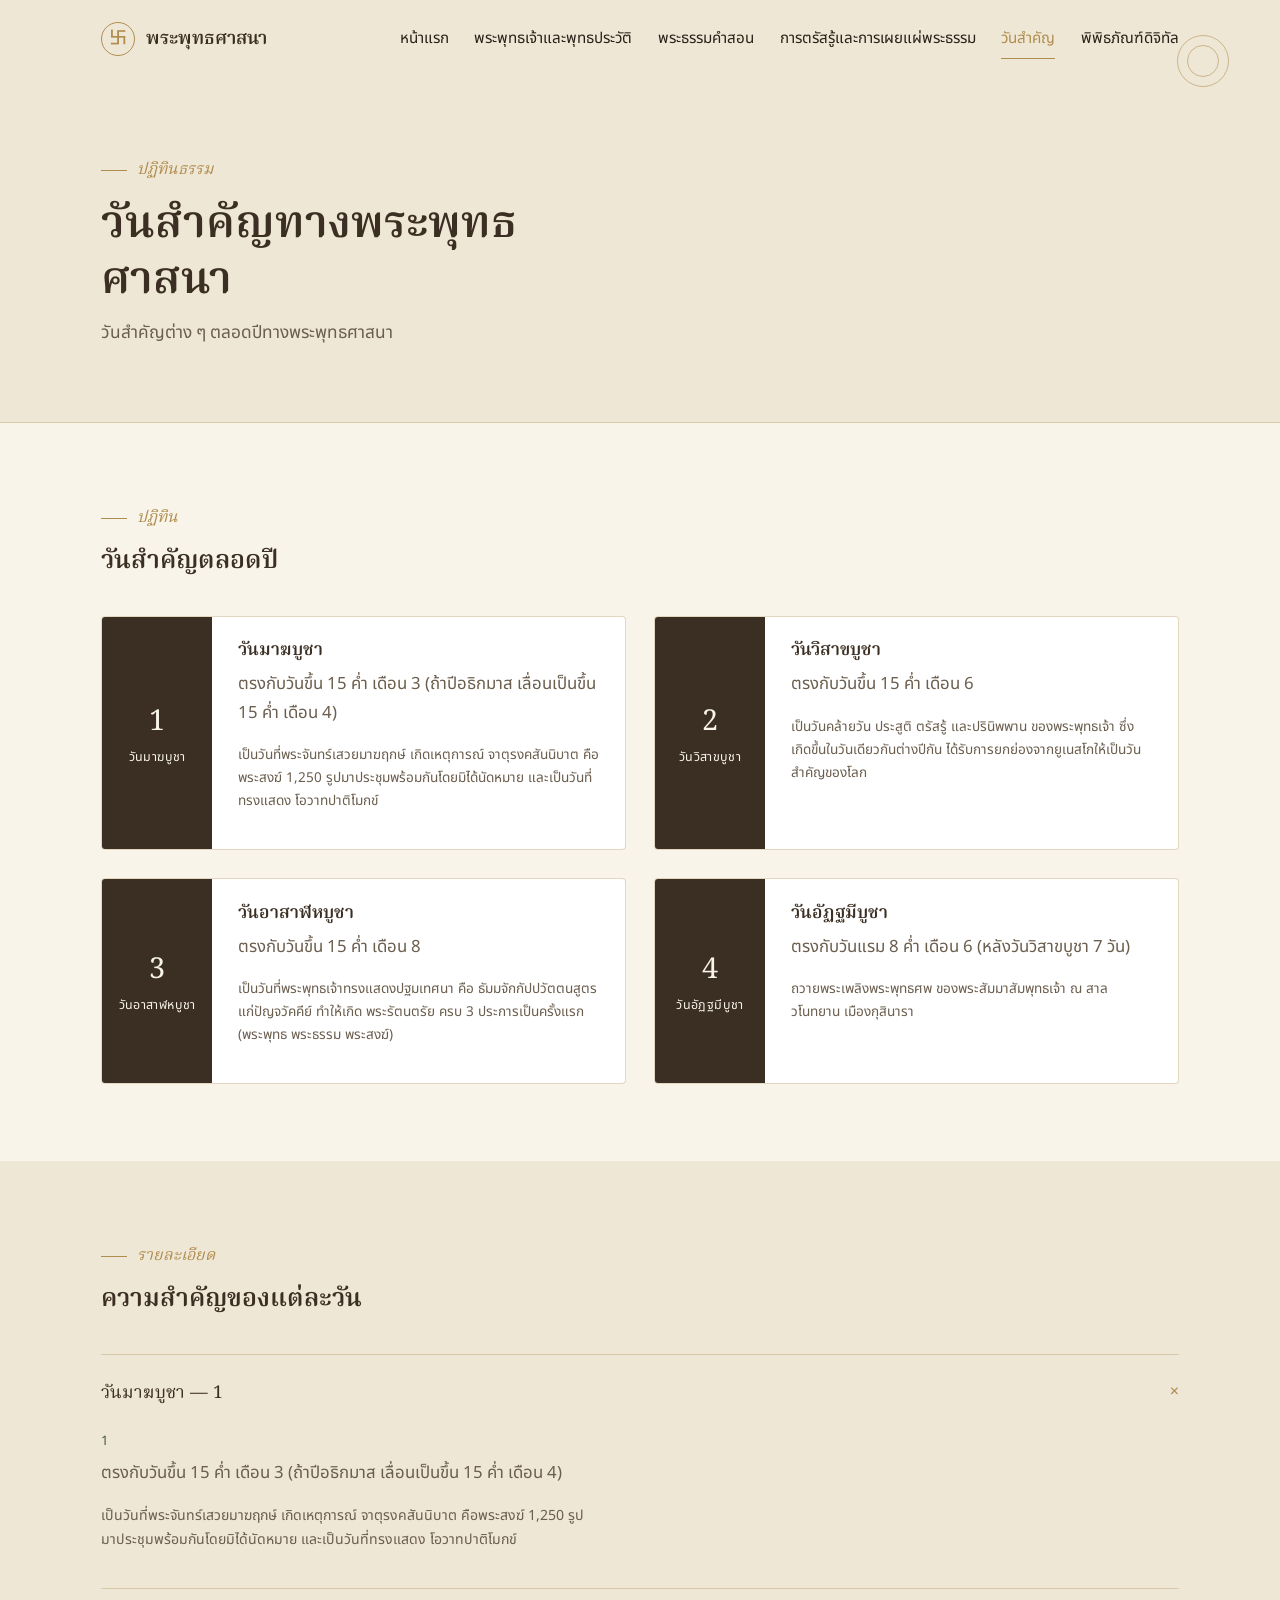
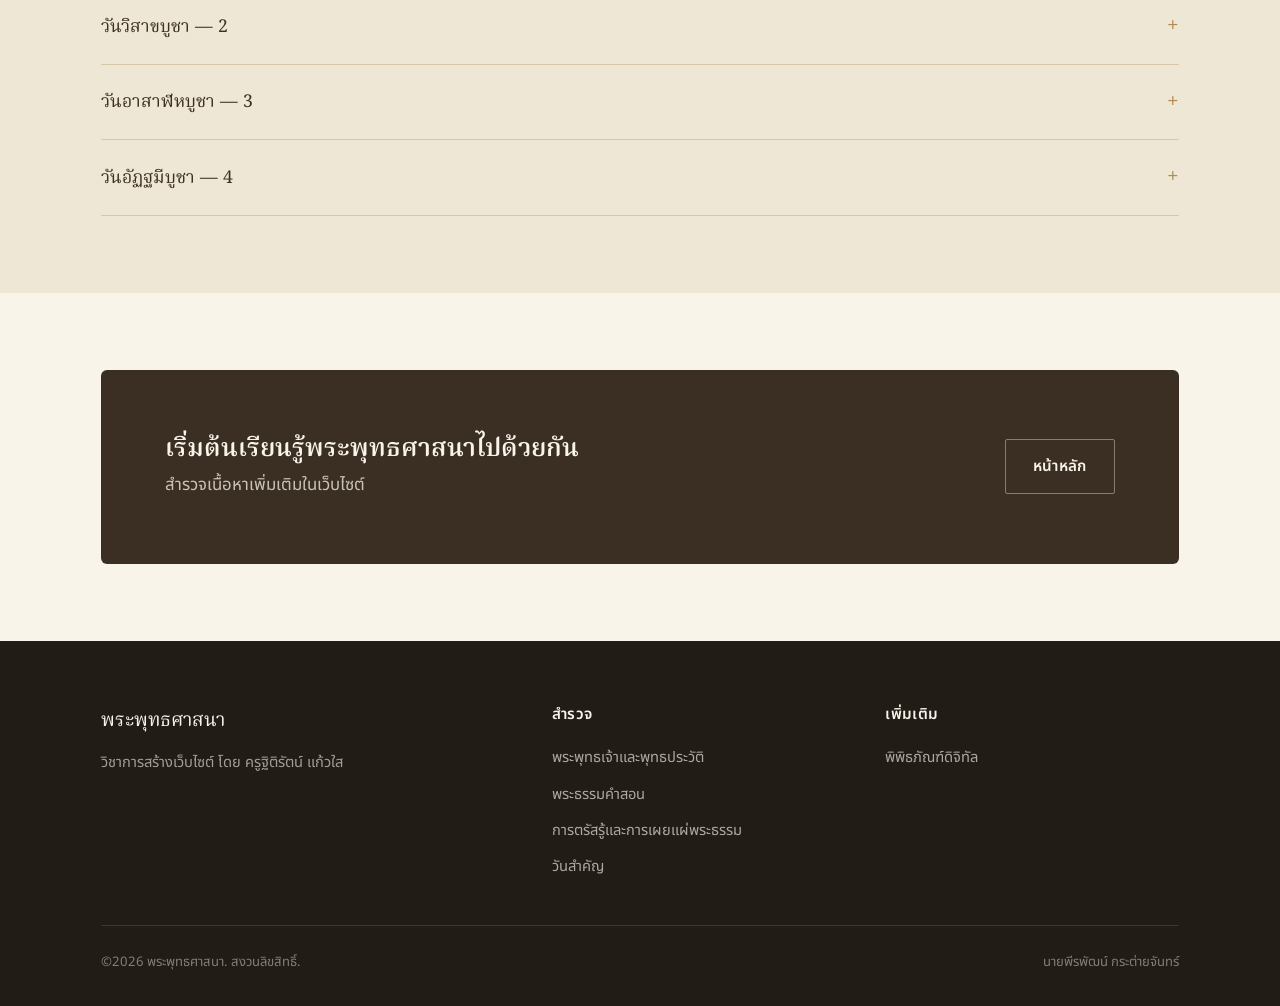
<file: important-days.html>
<!DOCTYPE html>
<html lang="th">
<head>
<meta charset="UTF-8">
<meta name="viewport" content="width=device-width, initial-scale=1.0">
<title>วันสำคัญทางพระพุทธศาสนา — พระพุทธศาสนา</title>
<link rel="preconnect" href="https://fonts.googleapis.com">
<link rel="preconnect" href="https://fonts.gstatic.com" crossorigin>
<link href="https://fonts.googleapis.com/css2?family=Noto+Serif+Thai:wght@400;500;600;700&family=Noto+Sans+Thai:wght@300;400;500;600&display=swap" rel="stylesheet">
<link rel="stylesheet" href="css/style.css">
</head>
<body>

<div class="scroll-progress" id="scrollProgress"></div>
<div id="navbar-root"></div>

<div id="page-header-root"
     data-category="ปฏิทินธรรม"
     data-title="วันสำคัญทางพระพุทธศาสนา"
     data-desc="วันสำคัญต่าง ๆ ตลอดปีทางพระพุทธศาสนา">
</div>

<!-- =============================================== EVENT CARDS (calendar) -->
<section class="section">
  <div class="container">
    <div class="section-head reveal">
      <div><div class="eyebrow">ปฏิทิน</div><h2>วันสำคัญตลอดปี</h2></div>
    </div>
    <div id="important-days-cards"></div>
  </div>
</section>

<!-- ===================================================== DETAIL ACCORDION -->
<section class="section section--cream">
  <div class="container">
    <div class="section-head reveal">
      <div><div class="eyebrow">รายละเอียด</div><h2>ความสำคัญของแต่ละวัน</h2></div>
    </div>
    <div id="important-days-accordion"></div>
  </div>
</section>

<!-- ============================================================== CTA -->
<section class="section">
  <div class="container">
    <div class="cta-band reveal">
      <div>
        <h2>เริ่มต้นเรียนรู้พระพุทธศาสนาไปด้วยกัน</h2>
        <p>สำรวจเนื้อหาเพิ่มเติมในเว็บไซต์</p>
      </div>
      <a href="index.html" class="btn btn-outline" style="border-color:rgba(248,244,234,.4);color:var(--ivory);">หน้าหลัก</a>
    </div>
  </div>
</section>

<div id="footer-root"></div>
<button class="back-to-top" id="backToTop" aria-label="กลับขึ้นด้านบน">↑</button>

<script src="js/data.js"></script>
<script src="js/components.js"></script>
<script>
  insertNavbar("important-days");
  insertFooter();
  insertPageHeader();
  renderEventCards("important-days-cards", importantDays);
  renderAccordion("important-days-accordion", importantDays);
</script>
<script src="js/main.js"></script>
</body>
</html>
</file>
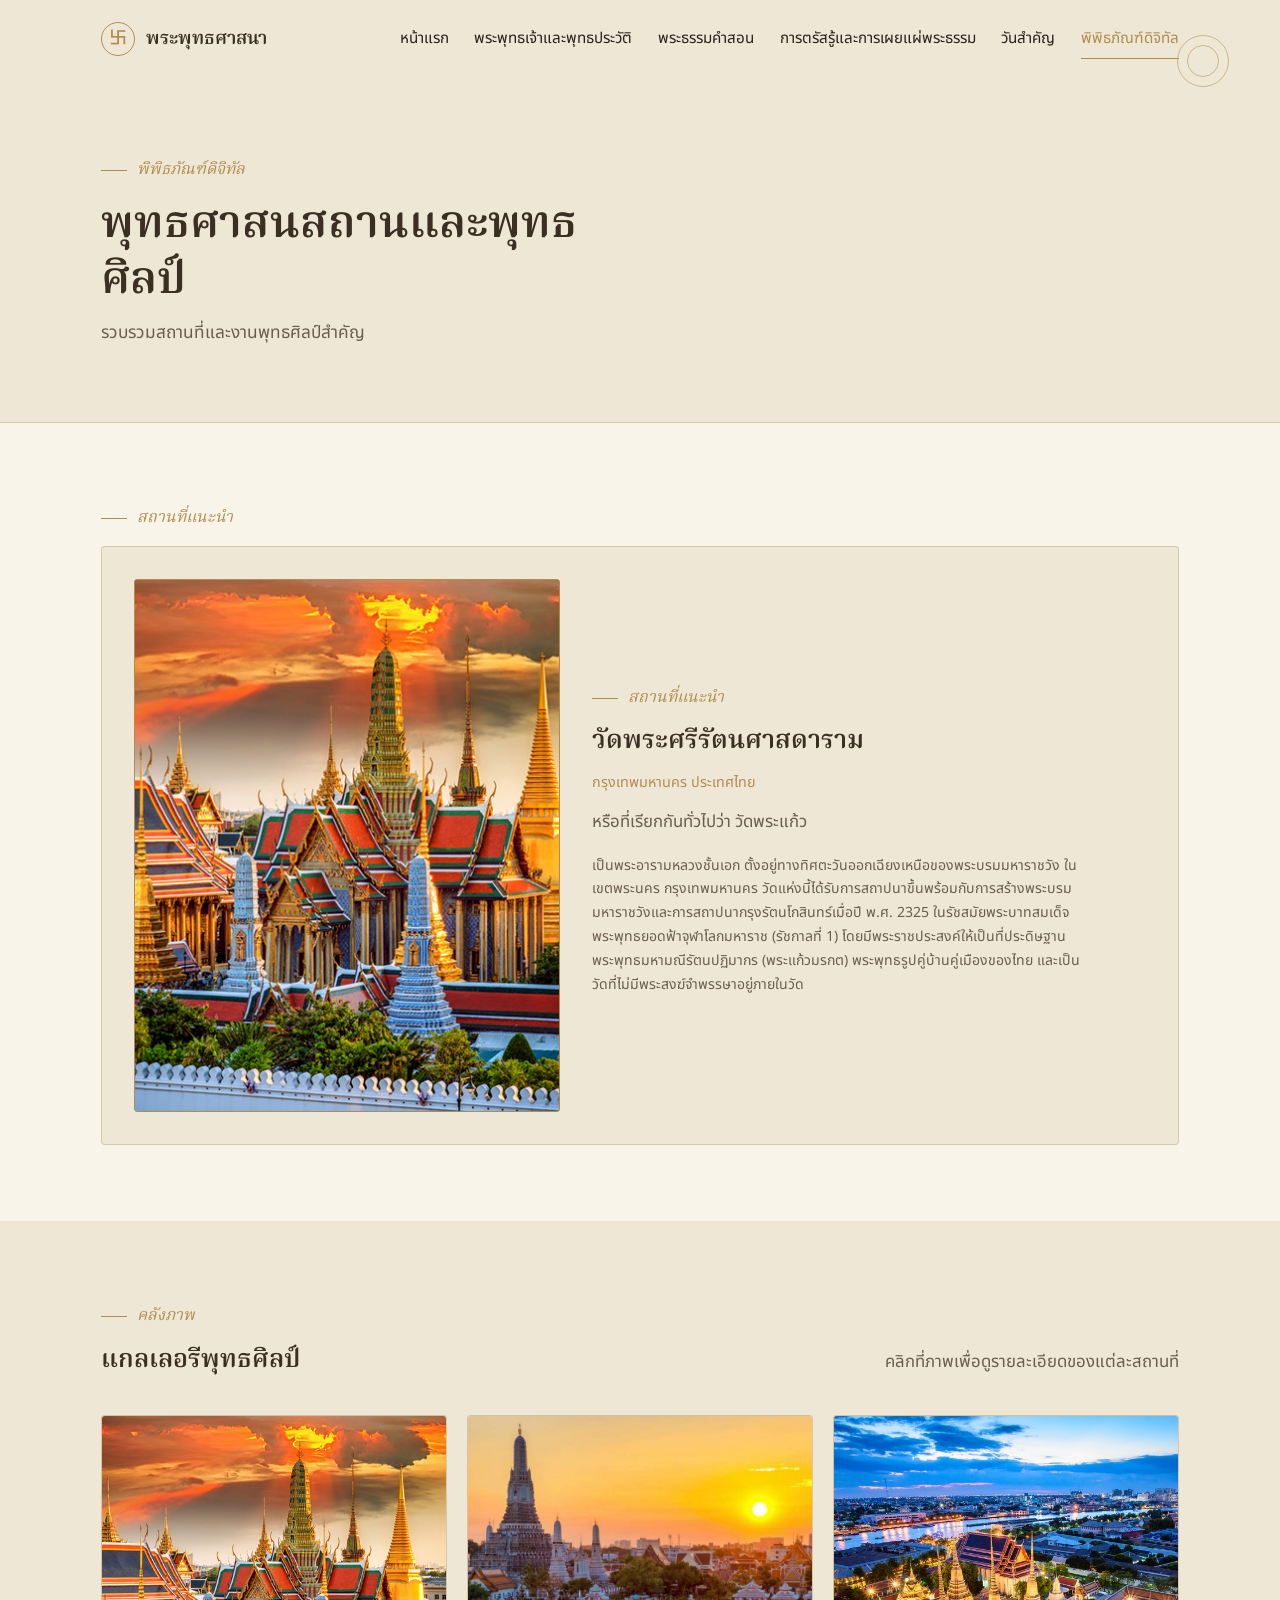
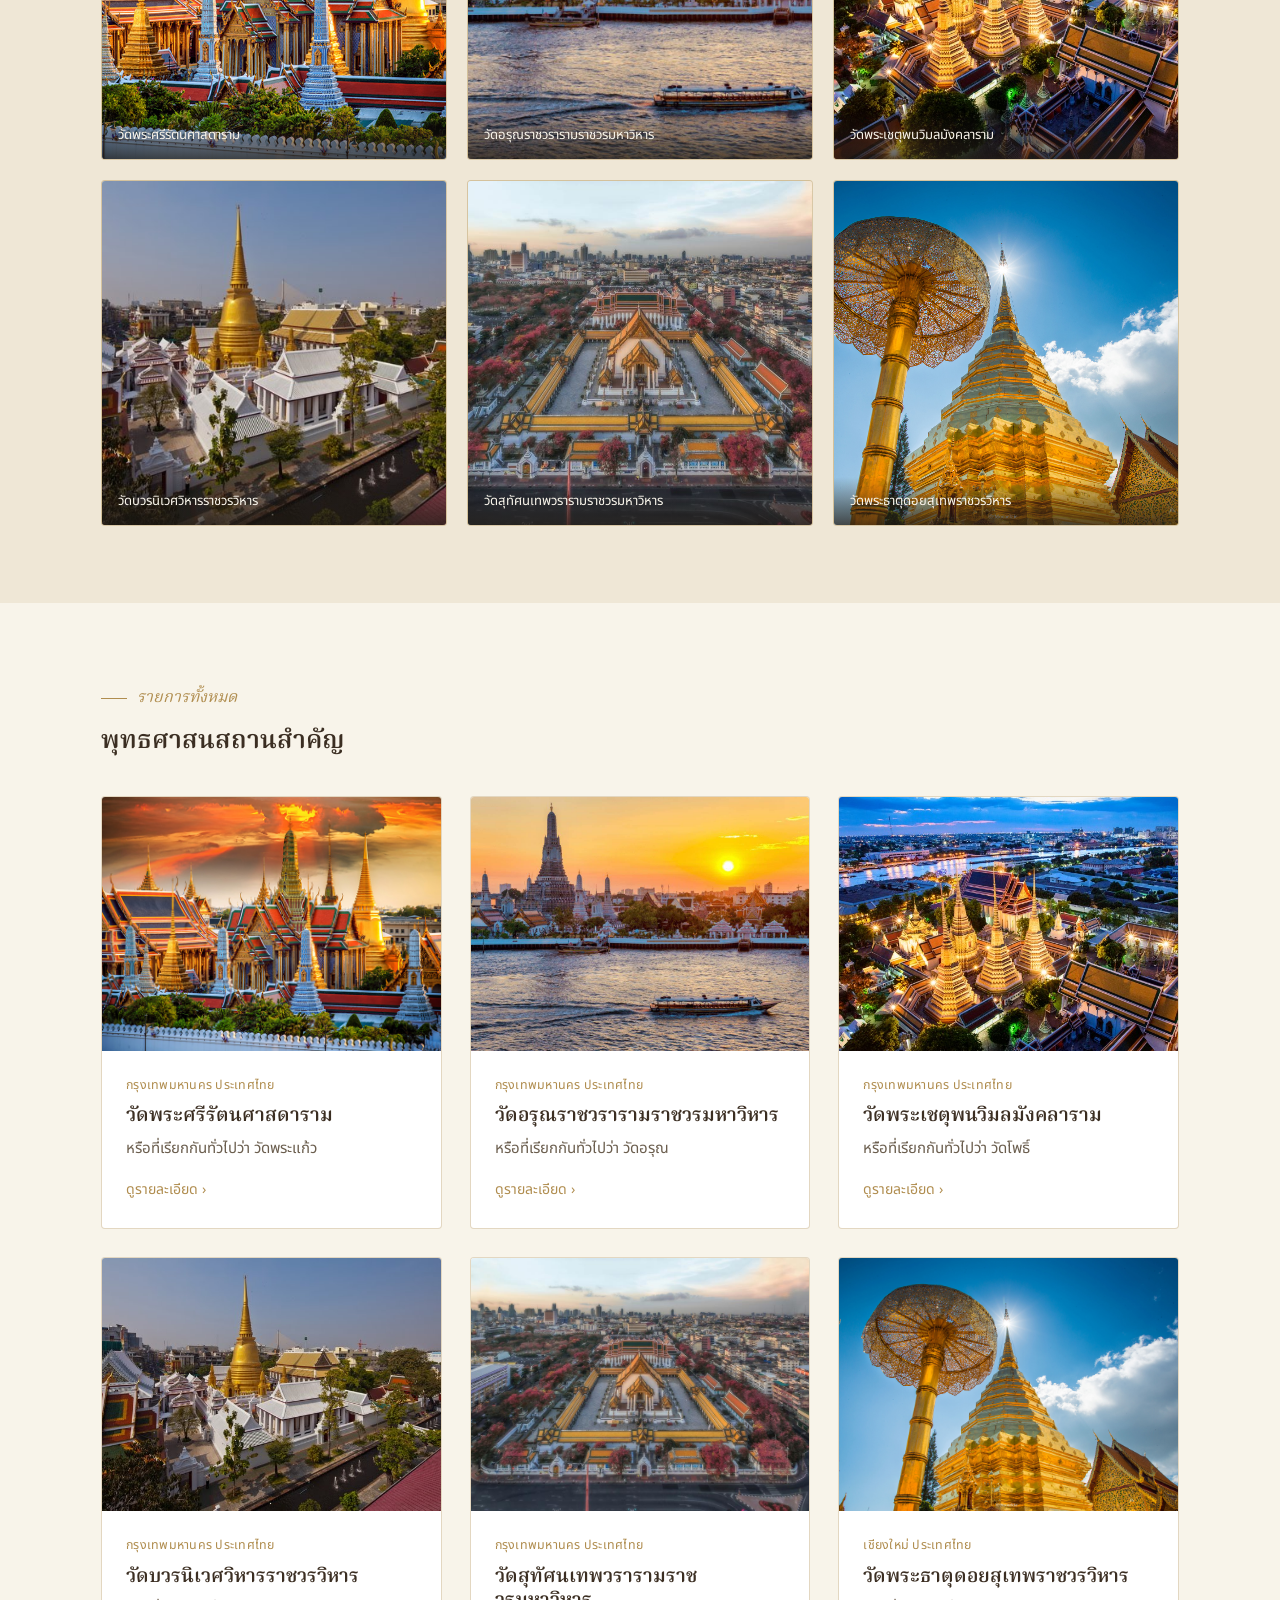
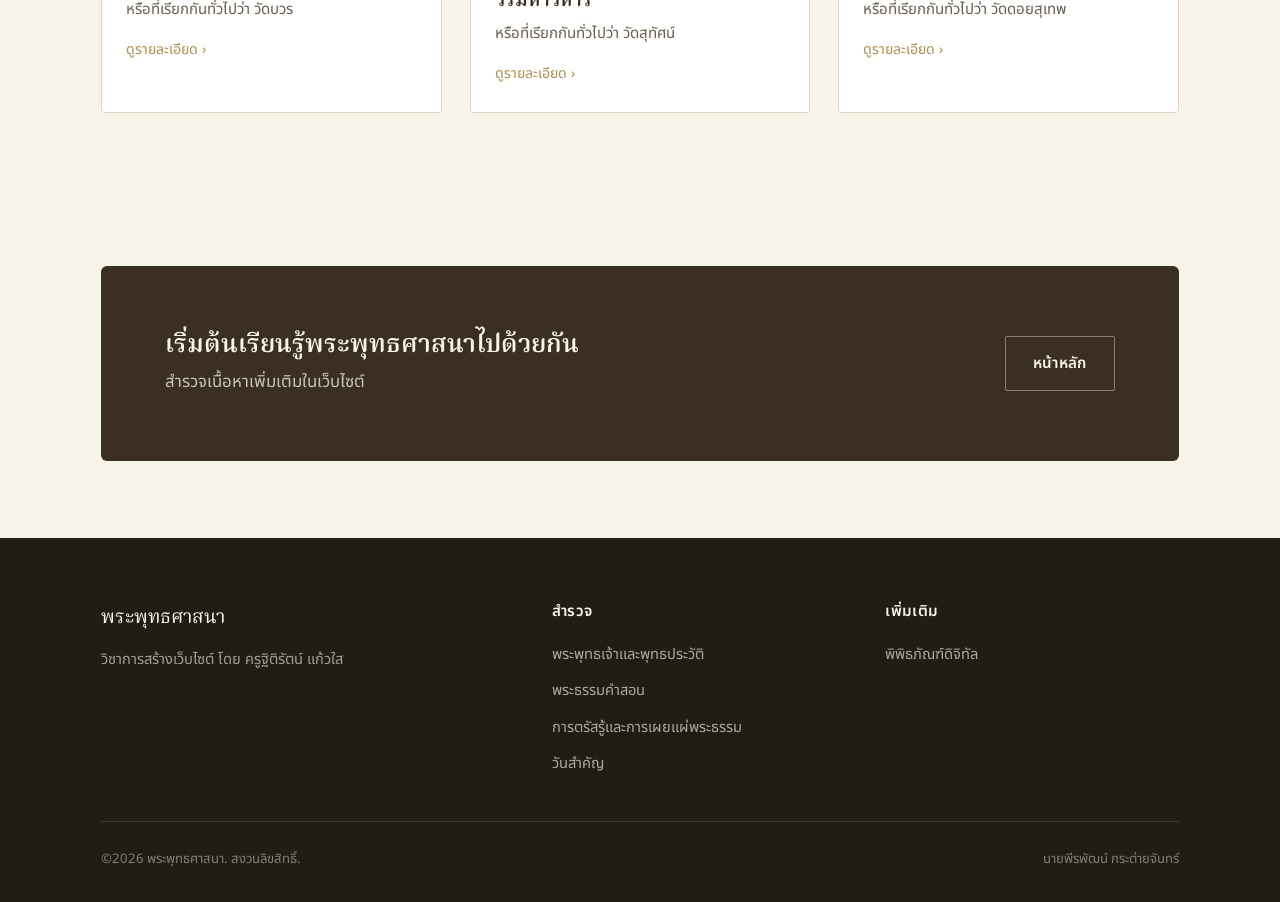
<file: sacred-sites.html>
<!DOCTYPE html>
<html lang="th">
<head>
<meta charset="UTF-8">
<meta name="viewport" content="width=device-width, initial-scale=1.0">
<title>พุทธศาสนสถานและพุทธศิลป์ — พระพุทธศาสนา</title>
<link rel="preconnect" href="https://fonts.googleapis.com">
<link rel="preconnect" href="https://fonts.gstatic.com" crossorigin>
<link href="https://fonts.googleapis.com/css2?family=Noto+Serif+Thai:wght@400;500;600;700&family=Noto+Sans+Thai:wght@300;400;500;600&display=swap" rel="stylesheet">
<link rel="stylesheet" href="css/style.css">
</head>
<body>

<div class="scroll-progress" id="scrollProgress"></div>
<div id="navbar-root"></div>

<div id="page-header-root"
     data-category="พิพิธภัณฑ์ดิจิทัล"
     data-title="พุทธศาสนสถานและพุทธศิลป์"
     data-desc="รวบรวมสถานที่และงานพุทธศิลป์สำคัญ">
</div>

<!-- ===================================================== FEATURED SITE -->
<section class="section">
  <div class="container">
    <div class="eyebrow reveal">สถานที่แนะนำ</div>
    <div id="featured-site"></div>
  </div>
</section>

<!-- ==================================================== IMAGE GALLERY -->
<section class="section section--cream">
  <div class="container">
    <div class="section-head reveal">
      <div><div class="eyebrow">คลังภาพ</div><h2>แกลเลอรีพุทธศิลป์</h2></div>
      <p style="margin:0;max-width:32ch;">คลิกที่ภาพเพื่อดูรายละเอียดของแต่ละสถานที่</p>
    </div>
    <div id="site-gallery"></div>
  </div>
</section>

<!-- =================================================== LOCATION CARDS -->
<section class="section">
  <div class="container">
    <div class="section-head reveal">
      <div><div class="eyebrow">รายการทั้งหมด</div><h2>พุทธศาสนสถานสำคัญ</h2></div>
    </div>
    <div id="location-cards"></div>
  </div>
</section>

<!-- ============================================================== CTA -->
<section class="section">
  <div class="container">
    <div class="cta-band reveal">
      <div>
        <h2>เริ่มต้นเรียนรู้พระพุทธศาสนาไปด้วยกัน</h2>
        <p>สำรวจเนื้อหาเพิ่มเติมในเว็บไซต์</p>
      </div>
      <a href="index.html" class="btn btn-outline" style="border-color:rgba(248,244,234,.4);color:var(--ivory);">หน้าหลัก</a>
    </div>
  </div>
</section>

<div id="footer-root"></div>
<button class="back-to-top" id="backToTop" aria-label="กลับขึ้นด้านบน">↑</button>

<script src="js/data.js"></script>
<script src="js/components.js"></script>
<script>
  insertNavbar("sacred-sites");
  insertFooter();
  insertPageHeader();
  window.__modalSites = sacredSites;
  renderFeaturedSite("featured-site", sacredSites.find(s => s.featured) || sacredSites[0]);
  renderGallery("site-gallery", sacredSites);
  renderLocationCards("location-cards", sacredSites);
</script>
<script src="js/main.js"></script>
</body>
</html>
</file>
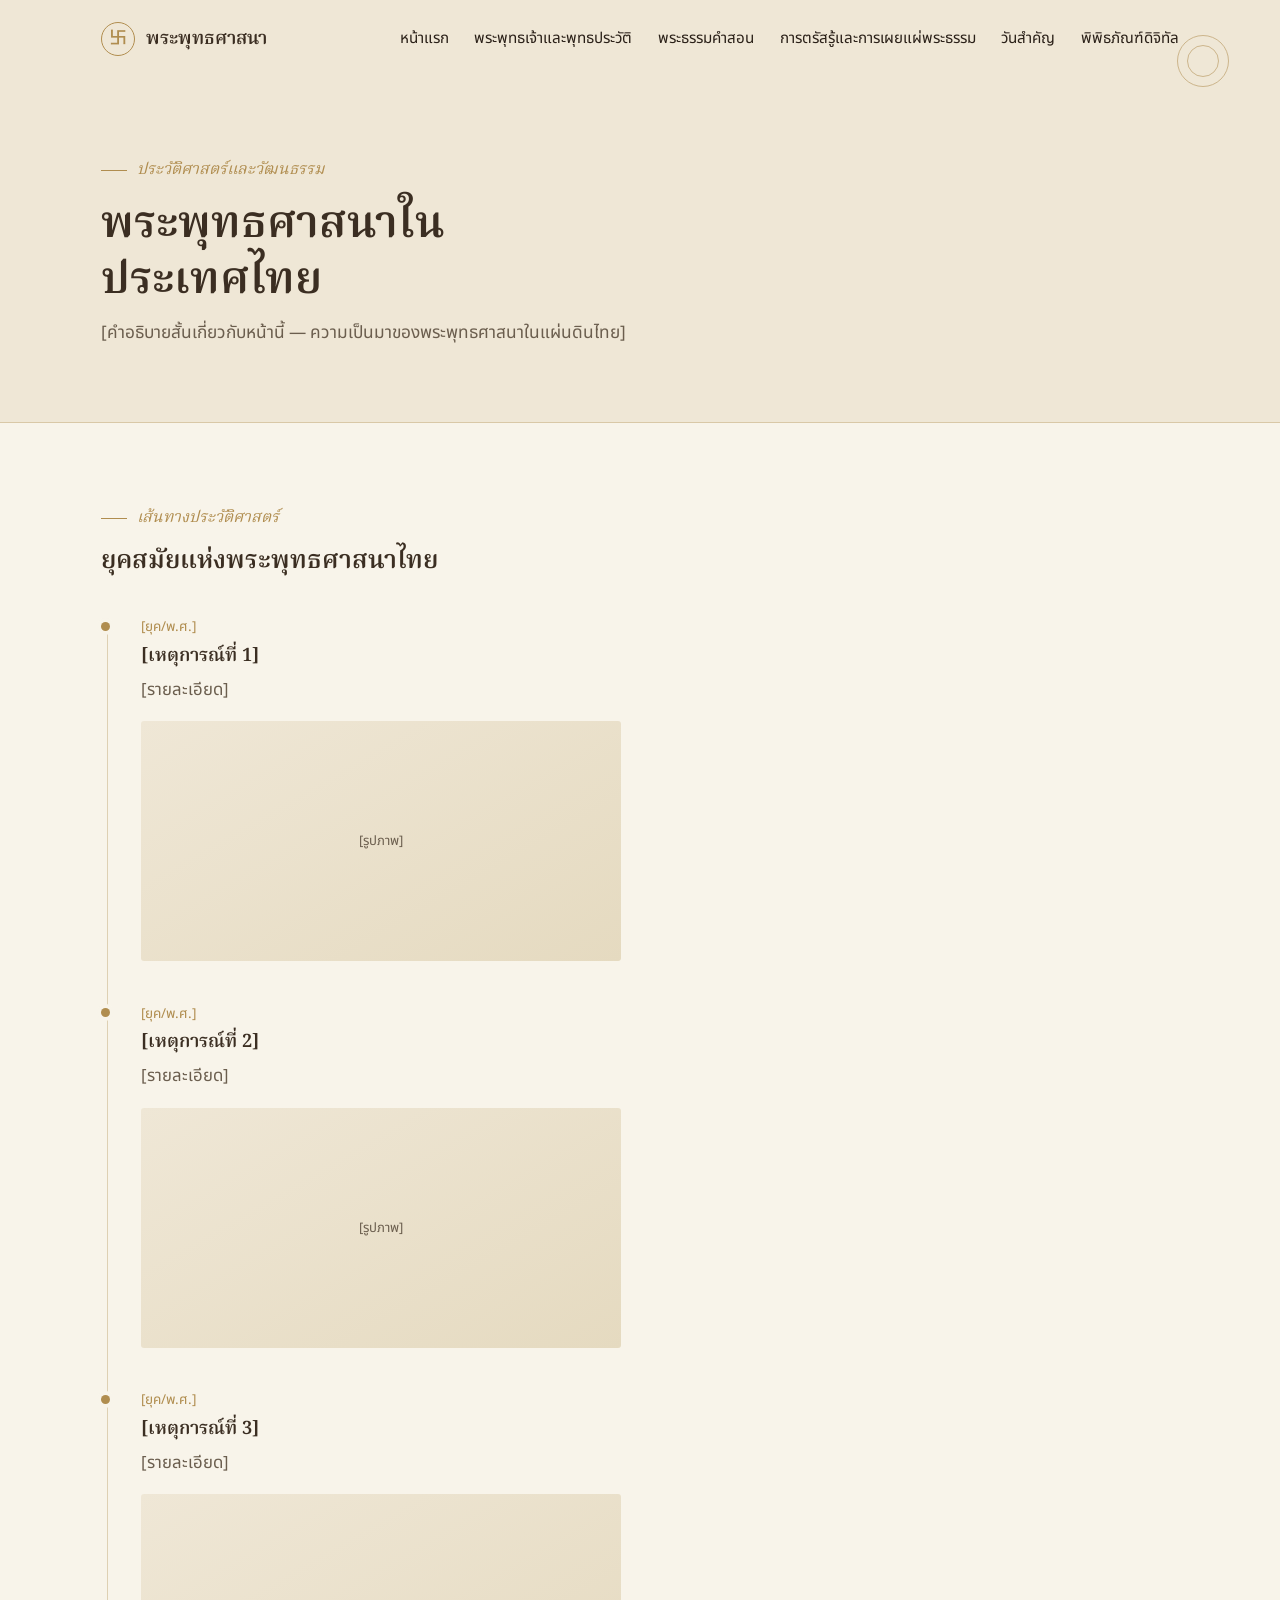
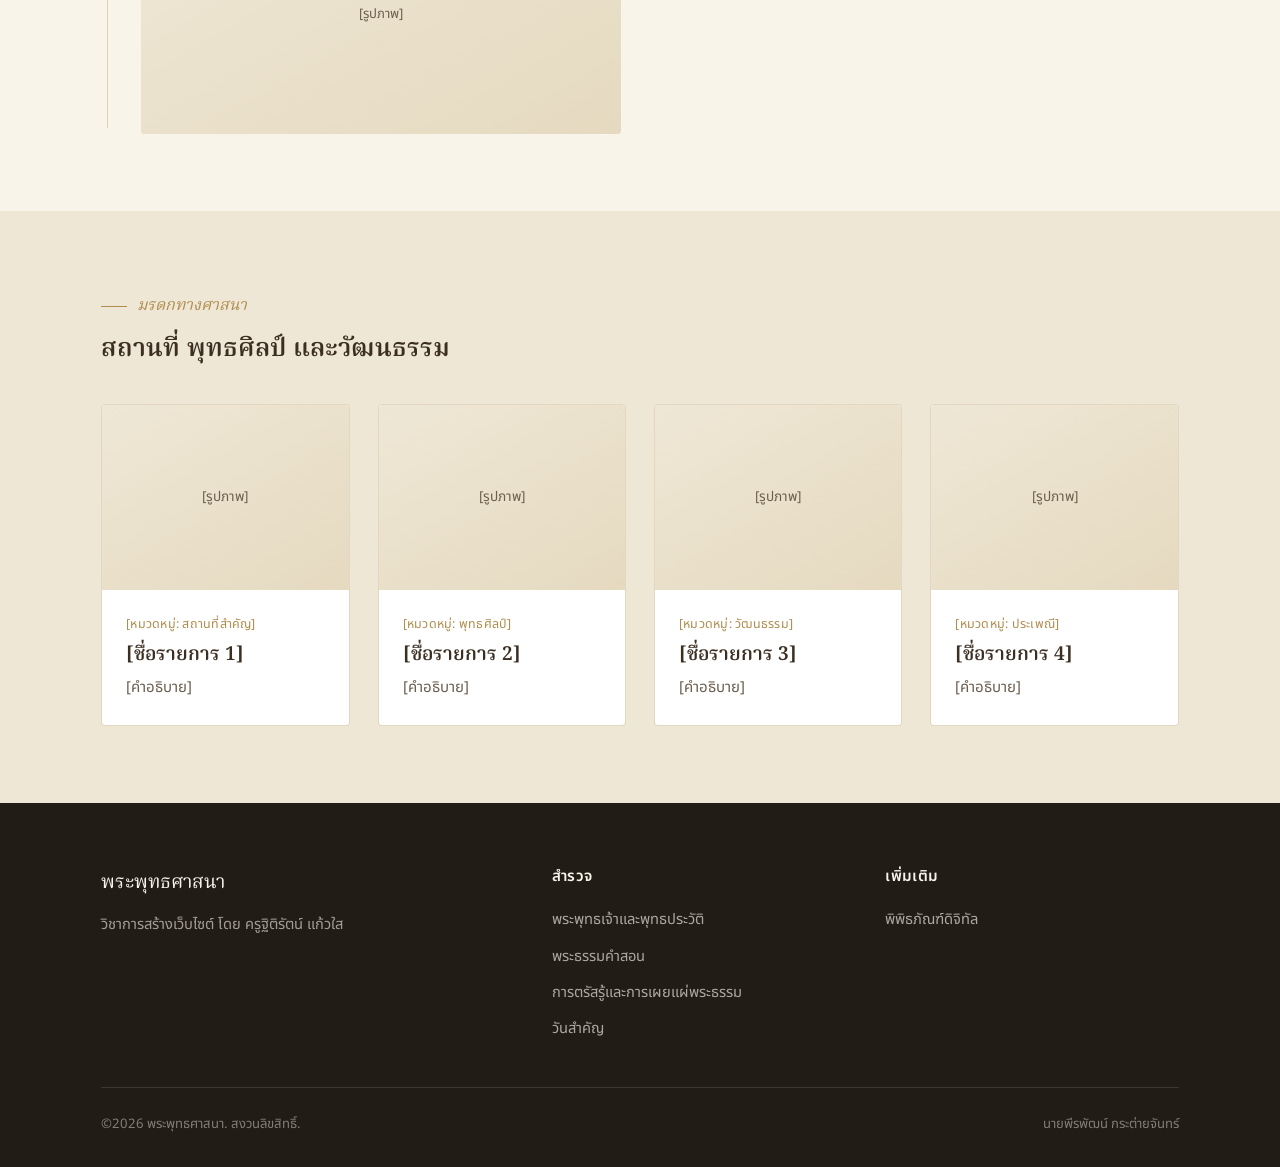
<file: thailand.html>
<!DOCTYPE html>
<html lang="th">
<head>
<meta charset="UTF-8">
<meta name="viewport" content="width=device-width, initial-scale=1.0">
<title>พระพุทธศาสนาในประเทศไทย — [ชื่อเว็บไซต์]</title>
<link rel="preconnect" href="https://fonts.googleapis.com">
<link rel="preconnect" href="https://fonts.gstatic.com" crossorigin>
<link href="https://fonts.googleapis.com/css2?family=Noto+Serif+Thai:wght@400;500;600;700&family=Noto+Sans+Thai:wght@300;400;500;600&display=swap" rel="stylesheet">
<link rel="stylesheet" href="css/style.css">
</head>
<body>

<div class="scroll-progress" id="scrollProgress"></div>
<div id="navbar-root"></div>

<div id="page-header-root"
     data-category="ประวัติศาสตร์และวัฒนธรรม"
     data-title="พระพุทธศาสนาในประเทศไทย"
     data-desc="[คำอธิบายสั้นเกี่ยวกับหน้านี้ — ความเป็นมาของพระพุทธศาสนาในแผ่นดินไทย]">
</div>

<!-- ========================================================= TIMELINE -->
<section class="section">
  <div class="container">
    <div class="section-head reveal">
      <div><div class="eyebrow">เส้นทางประวัติศาสตร์</div><h2>ยุคสมัยแห่งพระพุทธศาสนาไทย</h2></div>
    </div>
    <div id="thailand-timeline"></div>
  </div>
</section>

<!-- ============================================= ART / CULTURE / TRADITION -->
<section class="section section--cream">
  <div class="container">
    <div class="section-head reveal">
      <div><div class="eyebrow">มรดกทางศาสนา</div><h2>สถานที่ พุทธศิลป์ และวัฒนธรรม</h2></div>
    </div>
    <div id="thailand-cards"></div>
  </div>
</section>

<div id="footer-root"></div>
<button class="back-to-top" id="backToTop" aria-label="กลับขึ้นด้านบน">↑</button>

<script src="js/data.js"></script>
<script src="js/components.js"></script>
<script>
  insertNavbar("thailand");
  insertFooter();
  insertPageHeader();
  renderTimeline("thailand-timeline", thailandTimeline);
  renderImageCards("thailand-cards", thailandCards);
</script>
<script src="js/main.js"></script>
</body>
</html>
</file>
<file: css/style.css>
/* =========================================================================
   พระพุทธศาสนา — Digital Museum
   Design tokens & shared component styles (used by every page)
   ========================================================================= */

:root{
  /* ---- palette ---- */
  --ivory:        #F8F4EA;
  --cream:        #EFE7D6;
  --cream-2:      #E5DAC0;
  --gold:         #B08D4F;
  --gold-soft:    #C9A96A;
  --gold-line:    rgba(176,141,79,.35);
  --jade:         #45564A;   /* secondary accent — deep temple green */
  --brown:        #3B2E22;
  --charcoal:     #211C16;
  --white:        #FFFFFF;
  --ink:          #2A2018;
  --ink-soft:     #6B5E4E;

  /* ---- type ---- */
  --font-display: 'Noto Serif Thai', 'Cormorant Garamond', serif;
  --font-body:    'Noto Sans Thai', 'Sarabun', sans-serif;

  /* ---- scale ---- */
  --step-1: clamp(2.6rem, 2rem + 2.4vw, 4.6rem);
  --step-2: clamp(1.9rem, 1.5rem + 1.6vw, 2.9rem);
  --step-3: clamp(1.35rem, 1.15rem + .8vw, 1.75rem);
  --step-4: 1.05rem;
  --step-5: .875rem;

  --maxw: 1180px;
  --gutter: clamp(1.25rem, 4vw, 3.5rem);

  --ease: cubic-bezier(.22,.61,.36,1);
}

*,*::before,*::after{ box-sizing:border-box; }
html{ scroll-behavior:smooth; }
@media (prefers-reduced-motion: reduce){
  html{ scroll-behavior:auto; }
  *,*::before,*::after{ animation-duration:.001ms !important; animation-iteration-count:1 !important; transition-duration:.001ms !important; }
}

body{
  margin:0;
  background:var(--ivory);
  color:var(--ink);
  font-family:var(--font-body);
  font-size:var(--step-4);
  line-height:1.7;
  -webkit-font-smoothing:antialiased;
}

h1,h2,h3,h4{
  font-family:var(--font-display);
  color:var(--brown);
  font-weight:600;
  line-height:1.25;
  margin:0 0 .5em;
}
p{ margin:0 0 1em; color:var(--ink-soft); max-width:62ch; }
a{ color:inherit; text-decoration:none; }
img{ max-width:100%; display:block; }
ul{ margin:0; padding:0; list-style:none; }
button{ font-family:inherit; cursor:pointer; }

:focus-visible{
  outline:2px solid var(--gold);
  outline-offset:3px;
  border-radius:2px;
}

.container{
  max-width:var(--maxw);
  margin:0 auto;
  padding-left:var(--gutter);
  padding-right:var(--gutter);
}

.eyebrow{
  display:inline-flex;
  align-items:center;
  gap:.6em;
  font-family:var(--font-display);
  font-style:italic;
  font-size:1rem;
  color:var(--gold);
  margin-bottom:.9rem;
}
.eyebrow::before{
  content:"";
  width:26px; height:1px;
  background:var(--gold);
}

.section{ padding:clamp(3.5rem,6vw,6.5rem) 0; }
.section--tight{ padding:clamp(2.5rem,4vw,4rem) 0; }
.section--cream{ background:var(--cream); }
.section--brown{ background:var(--brown); color:var(--cream); }
.section--brown h2, .section--brown h3{ color:var(--ivory); }
.section--brown p{ color:rgba(248,244,234,.75); }
/* keep nested white components (cards etc.) readable on their own background */
.section--brown .card h3, .section--brown .location-card h3, .section--brown .event-card h3,
.section--brown .situation-card h3, .section--brown .buddha-node h3, .section--brown .timeline-item h3{ color:var(--brown); }
.section--brown .card p, .section--brown .location-card p, .section--brown .event-card p,
.section--brown .situation-card p, .section--brown .buddha-node p, .section--brown .timeline-item p{ color:var(--ink-soft); }

.section-head{
  display:flex;
  align-items:flex-end;
  justify-content:space-between;
  gap:2rem;
  margin-bottom:2.4rem;
  flex-wrap:wrap;
}
.section-head h2{ margin:0; }

.divider{
  width:100%;
  height:1px;
  background:var(--gold-line);
  border:0;
  margin:0;
}
.divider--short{ width:64px; height:1px; background:var(--gold); border:0; margin:1.2rem 0; }

/* ---------------------------------------------------------------- Buttons */
.btn{
  display:inline-flex;
  align-items:center;
  gap:.55rem;
  padding:.85rem 1.7rem;
  font-size:.95rem;
  font-family:var(--font-body);
  font-weight:600;
  letter-spacing:.02em;
  border-radius:2px;
  border:1px solid transparent;
  transition:transform .35s var(--ease), background .3s, border-color .3s, color .3s;
}
.btn:hover{ transform:translateY(-2px); }
.btn-primary{ background:var(--brown); color:var(--ivory); }
.btn-primary:hover{ background:var(--charcoal); }
.btn-outline{ border-color:var(--gold-line); color:var(--brown); background:transparent; }
.btn-outline:hover{ border-color:var(--gold); background:rgba(176,141,79,.08); }
.btn-ghost{ color:var(--gold); padding-left:0; padding-right:0; }
.btn-ghost::after{ content:"›"; margin-left:.2rem; transition:transform .3s var(--ease); display:inline-block; }
.btn-ghost:hover::after{ transform:translateX(4px); }

/* ---------------------------------------------------------------- Navbar */
.navbar{
  position:fixed; top:0; left:0; right:0; z-index:100;
  padding:1.35rem 0;
  background:transparent;
  transition:background .4s var(--ease), padding .4s var(--ease), box-shadow .4s var(--ease), border-color .4s;
  border-bottom:1px solid transparent;
}
.navbar.is-scrolled{
  background:rgba(248,244,234,.92);
  backdrop-filter:blur(10px);
  padding:.85rem 0;
  border-bottom:1px solid var(--gold-line);
}
.navbar .container{
  display:flex;
  align-items:center;
  justify-content:space-between;
  gap:1.5rem;
}
.nav-logo{
  display:flex; align-items:center; gap:.65rem;
  font-family:var(--font-display);
  font-size:1.15rem;
  color:var(--brown);
  font-weight:600;
}
.nav-logo .mark{
  width:34px; height:34px;
  border:1px solid var(--gold);
  border-radius:50%;
  display:flex; align-items:center; justify-content:center;
  color:var(--gold);
  font-size:1rem;
}
.nav-links{
  display:flex;
  align-items:center;
  gap:clamp(1rem,2vw,2rem);
}
.nav-links a{
  position:relative;
  font-size:.95rem;
  color:var(--ink);
  padding:.3rem 0;
  transition:color .3s;
}
.nav-links a::after{
  content:"";
  position:absolute; left:0; right:0; bottom:-2px;
  height:1px; background:var(--gold);
  transform:scaleX(0); transform-origin:left;
  transition:transform .35s var(--ease);
}
.nav-links a:hover{ color:var(--gold); }
.nav-links a:hover::after{ transform:scaleX(1); }
.nav-links a.active{ color:var(--gold); }
.nav-links a.active::after{ transform:scaleX(1); }

.nav-toggle{
  display:none;
  background:none; border:1px solid var(--gold-line);
  width:42px; height:42px; border-radius:2px;
  align-items:center; justify-content:center;
  flex-direction:column; gap:5px;
}
.nav-toggle span{ width:18px; height:1px; background:var(--brown); transition:transform .3s, opacity .3s; }
.nav-toggle.is-open span:nth-child(1){ transform:translateY(6px) rotate(45deg); }
.nav-toggle.is-open span:nth-child(2){ opacity:0; }
.nav-toggle.is-open span:nth-child(3){ transform:translateY(-6px) rotate(-45deg); }

.nav-mobile{
  display:none;
  position:fixed; inset:0 0 auto 0; top:0;
  background:var(--ivory);
  padding:6.5rem 2rem 2rem;
  z-index:99;
  transform:translateY(-100%);
  transition:transform .45s var(--ease);
  height:100vh; overflow-y:auto;
}
.nav-mobile.is-open{ transform:translateY(0); }
.nav-mobile a{
  display:block;
  font-family:var(--font-display);
  font-size:1.4rem;
  padding:.85rem 0;
  border-bottom:1px solid var(--gold-line);
  color:var(--brown);
}
.nav-mobile a.active{ color:var(--gold); }

@media (max-width:860px){
  .nav-links{ display:none; }
  .nav-toggle{ display:flex; }
  .nav-mobile{ display:block; }
}

.scroll-progress{
  position:fixed; top:0; left:0; height:2px; width:0%;
  background:var(--gold); z-index:101; transition:width .1s linear;
}

/* --------------------------------------------------------------- Hero */
.hero{
  min-height:92vh;
  display:flex;
  align-items:center;
  position:relative;
  padding-top:6rem;
  background:
    radial-gradient(60% 55% at 82% 12%, rgba(176,141,79,.14), transparent 70%),
    var(--ivory);
  overflow:hidden;
}
.hero::after{
  content:"";
  position:absolute; right:6%; top:50%; transform:translateY(-50%);
  width:min(46vw,520px); aspect-ratio:1/1;
  border:1px solid var(--gold-line);
  border-radius:50%;
  opacity:.7;
}
.hero .container{ position:relative; z-index:1; }
.hero-eyebrow{ font-family:var(--font-display); font-style:italic; color:var(--gold); font-size:1.05rem; margin-bottom:1rem; }
.hero h1{
  font-size:var(--step-1);
  max-width:14ch;
  margin-bottom:1.1rem;
}
.hero .subtitle{
  font-size:1.2rem;
  max-width:44ch;
  color:var(--ink-soft);
  margin-bottom:2.2rem;
}
.hero-cta{ display:flex; gap:1rem; flex-wrap:wrap; }

/* ---------------------------------------------------------- Page header */
.page-header{
  padding:9.5rem 0 3.5rem;
  background:var(--cream);
  border-bottom:1px solid var(--gold-line);
  position:relative;
}
.page-header .decorative{
  position:absolute; top:2.2rem; right:var(--gutter);
  width:52px; height:52px;
  border:1px solid var(--gold);
  border-radius:50%;
  opacity:.55;
}
.page-header .decorative::before{
  content:"";
  position:absolute; inset:9px;
  border:1px solid var(--gold);
  border-radius:50%;
}
.page-header h1{ font-size:var(--step-2); margin-bottom:.6rem; max-width:20ch; }
.page-header .desc{ max-width:56ch; font-size:1.08rem; }

/* -------------------------------------------------------------- Footer */
.site-footer{
  background:var(--charcoal);
  color:rgba(248,244,234,.7);
  padding:4rem 0 2rem;
}
.footer-grid{
  display:grid;
  grid-template-columns:1.4fr 1fr 1fr;
  gap:2.5rem;
  padding-bottom:2.5rem;
  border-bottom:1px solid rgba(248,244,234,.12);
}
.footer-brand{ font-family:var(--font-display); color:var(--ivory); font-size:1.2rem; margin-bottom:.8rem; }
.footer-col h4{ color:var(--ivory); font-size:.95rem; margin-bottom:1rem; font-family:var(--font-body); font-weight:600; letter-spacing:.02em; }
.footer-col a{ display:block; padding:.35rem 0; color:rgba(248,244,234,.65); transition:color .3s; font-size:.92rem; }
.footer-col a:hover{ color:var(--gold-soft); }
.footer-bottom{
  display:flex; justify-content:space-between; flex-wrap:wrap; gap:1rem;
  padding-top:1.6rem; font-size:.82rem; color:rgba(248,244,234,.45);
}
@media (max-width:720px){ .footer-grid{ grid-template-columns:1fr; } }

/* -------------------------------------------------------------- Cards / grid */
.grid{ display:grid; gap:1.75rem; }
.grid-2{ grid-template-columns:repeat(2,1fr); }
.grid-3{ grid-template-columns:repeat(3,1fr); }
.grid-4{ grid-template-columns:repeat(4,1fr); }
@media (max-width:960px){ .grid-3,.grid-4{ grid-template-columns:repeat(2,1fr); } }
@media (max-width:620px){ .grid-2,.grid-3,.grid-4{ grid-template-columns:1fr; } }

.card{
  background:var(--white);
  border:1px solid var(--gold-line);
  border-radius:4px;
  overflow:hidden;
  transition:transform .4s var(--ease), box-shadow .4s var(--ease), border-color .4s;
}
.card:hover{
  transform:translateY(-6px);
  border-color:var(--gold);
  box-shadow:0 22px 40px -28px rgba(59,46,34,.45);
}
.card-media{
  aspect-ratio:4/3;
  background:linear-gradient(150deg,var(--cream),var(--cream-2));
  display:flex; align-items:center; justify-content:center;
  color:var(--ink-soft);
  font-size:.85rem;
  overflow:hidden;
}
.card-media img{ width:100%; height:100%; object-fit:cover; }
.card-body{ padding:1.5rem; }
.card-tag{ font-size:.78rem; color:var(--gold); letter-spacing:.02em; margin-bottom:.5rem; display:block; }
.card-body h3{ font-size:1.2rem; margin-bottom:.5rem; }
.card-body p{ font-size:.94rem; margin-bottom:0; }
.card-link{ margin-top:1rem; display:inline-block; font-size:.88rem; color:var(--gold); }

/* -------------------------------------------------------- Buddha timeline */
.buddha-timeline{
  position:relative;
  display:flex;
  flex-direction:column;
  gap:0;
}
.buddha-timeline::before{
  content:"";
  position:absolute; left:29px; top:10px; bottom:10px; width:1px;
  background:var(--gold-line);
}
.buddha-node{
  position:relative;
  display:flex;
  gap:1.75rem;
  padding:1.6rem 0;
}
.buddha-node .dot{
  flex:none;
  width:60px; height:60px;
  border-radius:50%;
  background:var(--ivory);
  border:1px solid var(--gold);
  display:flex; align-items:center; justify-content:center;
  font-family:var(--font-display);
  color:var(--gold);
  position:relative; z-index:1;
}
.buddha-node .content{
  flex:1;
  background:var(--white);
  border:1px solid var(--gold-line);
  border-radius:4px;
  padding:1.4rem 1.6rem;
  display:grid;
  grid-template-columns:1fr 1.5fr;
  gap:1.4rem;
  align-items:center;
}
.buddha-node .content .thumb{
  aspect-ratio:1/1;
  background:linear-gradient(150deg,var(--cream),var(--cream-2));
  border-radius:3px;
  display:flex; align-items:center; justify-content:center;
  color:var(--ink-soft); font-size:.82rem;
}
.buddha-node .content .thumb img{ width:100%; height:100%; object-fit:cover; border-radius:3px; }
.buddha-node .period{ font-size:.82rem; color:var(--gold); margin-bottom:.3rem; display:block; }
.buddha-node h3{ font-size:1.25rem; margin-bottom:.4rem; }
.buddha-node p{ font-size:.93rem; margin-bottom:0; }
@media (max-width:720px){
  .buddha-node .content{ grid-template-columns:1fr; }
  .buddha-timeline::before{ left:23px; }
  .buddha-node .dot{ width:48px; height:48px; }
}

/* --------------------------------------------------------------- Timeline (events) */
.timeline{ position:relative; padding-left:2.5rem; }
.timeline::before{ content:""; position:absolute; left:6px; top:6px; bottom:6px; width:1px; background:var(--gold-line); }
.timeline-item{ position:relative; padding-bottom:2.6rem; }
.timeline-item:last-child{ padding-bottom:0; }
.timeline-item::before{
  content:""; position:absolute; left:-2.5rem; top:.35rem;
  width:9px; height:9px; border-radius:50%; background:var(--gold);
  box-shadow:0 0 0 4px var(--ivory);
}
.timeline-item .year{ font-size:.85rem; color:var(--gold); margin-bottom:.35rem; display:block; }
.timeline-item h3{ font-size:1.15rem; margin-bottom:.5rem; }
.timeline-item .media{
  margin-top:.9rem; aspect-ratio:16/8; max-width:480px;
  background:linear-gradient(150deg,var(--cream),var(--cream-2));
  border-radius:3px; display:flex; align-items:center; justify-content:center;
  color:var(--ink-soft); font-size:.82rem;
}
.timeline-item .media img{ width:100%; height:100%; object-fit:cover; border-radius:3px; }

/* -------------------------------------------------------------- Quote card */
.quote-card{
  border-left:2px solid var(--gold);
  padding:1.5rem 0 1.5rem 1.8rem;
  margin:1rem 0;
}
.quote-card p{ font-family:var(--font-display); font-size:1.3rem; font-style:italic; color:var(--brown); margin-bottom:.6rem; }
.quote-card .source{ font-size:.85rem; color:var(--ink-soft); }

/* -------------------------------------------------------------- Location / Event card */
.location-card, .event-card{
  background:var(--white); border:1px solid var(--gold-line); border-radius:4px; overflow:hidden;
  display:flex; flex-direction:column;
}
.event-card{ flex-direction:row; }
.event-card .date-block{
  flex:none; width:110px;
  background:var(--brown); color:var(--ivory);
  display:flex; flex-direction:column; align-items:center; justify-content:center;
  padding:1rem; text-align:center;
}
.event-card .date-block .day{ font-family:var(--font-display); font-size:1.8rem; }
.event-card .date-block .month{ font-size:.78rem; letter-spacing:.03em; }
.event-card .body{ padding:1.4rem 1.6rem; }
@media (max-width:560px){ .event-card{ flex-direction:column; } .event-card .date-block{ width:100%; flex-direction:row; gap:.6rem; padding:.8rem 1.2rem; } }

/* -------------------------------------------------------------- Gallery / Museum panel */
.gallery{ display:grid; grid-template-columns:repeat(3,1fr); gap:1.25rem; }
.gallery-item{
  aspect-ratio:1/1; border-radius:4px; overflow:hidden; position:relative;
  background:linear-gradient(150deg,var(--cream),var(--cream-2));
  border:1px solid var(--gold-line);
  cursor:pointer;
}
.gallery-item img{ width:100%; height:100%; object-fit:cover; transition:transform .6s var(--ease); }
.gallery-item:hover img{ transform:scale(1.06); }
.gallery-item .label{
  position:absolute; left:0; right:0; bottom:0;
  padding:.8rem 1rem; font-size:.82rem;
  background:linear-gradient(to top, rgba(33,28,22,.75), transparent);
  color:var(--ivory);
}
@media (max-width:720px){ .gallery{ grid-template-columns:repeat(2,1fr); } }

.museum-panel{
  background:var(--cream); border:1px solid var(--gold-line); border-radius:4px;
  padding:2rem; display:grid; grid-template-columns:1fr 1.3fr; gap:2rem; align-items:center;
}
.museum-panel .frame{
  aspect-ratio:4/5; background:linear-gradient(150deg,var(--white),var(--cream-2));
  border:1px solid var(--gold); border-radius:3px;
  display:flex; align-items:center; justify-content:center; color:var(--ink-soft); font-size:.85rem;
}
.museum-panel .frame img{ width:100%; height:100%; object-fit:cover; }
@media (max-width:720px){ .museum-panel{ grid-template-columns:1fr; } }

/* -------------------------------------------------------------- Accordion */
.accordion-item{ border-bottom:1px solid var(--gold-line); }
.accordion-item:first-child{ border-top:1px solid var(--gold-line); }
.accordion-trigger{
  width:100%; background:none; border:0; text-align:left;
  display:flex; align-items:center; justify-content:space-between; gap:1rem;
  padding:1.3rem 0; font-family:var(--font-display); font-size:1.1rem; color:var(--brown);
}
.accordion-trigger .plus{ font-size:1.3rem; color:var(--gold); transition:transform .35s var(--ease); flex:none; }
.accordion-item.is-open .accordion-trigger .plus{ transform:rotate(45deg); }
.accordion-panel{
  max-height:0; overflow:hidden; transition:max-height .45s var(--ease);
}
.accordion-panel .inner{ padding:0 0 1.4rem; }
.accordion-panel .inner .tag{ font-size:.82rem; color:var(--jade); display:block; margin-bottom:.4rem; }

/* -------------------------------------------------------------- Tabs */
.tabs-nav{ display:flex; gap:.5rem; flex-wrap:wrap; border-bottom:1px solid var(--gold-line); margin-bottom:2rem; }
.tabs-nav button{
  background:none; border:0; padding:.85rem 1.3rem; font-size:.95rem; color:var(--ink-soft);
  position:relative; transition:color .3s;
}
.tabs-nav button::after{
  content:""; position:absolute; left:0; right:0; bottom:-1px; height:2px; background:var(--gold);
  transform:scaleX(0); transition:transform .35s var(--ease);
}
.tabs-nav button.active{ color:var(--brown); font-weight:600; }
.tabs-nav button.active::after{ transform:scaleX(1); }
.tab-panel{ display:none; }
.tab-panel.active{ display:block; animation:fadeIn .5s var(--ease); }

/* -------------------------------------------------------------- Modal */
.modal-overlay{
  position:fixed; inset:0; background:rgba(33,28,22,.72);
  display:flex; align-items:center; justify-content:center; padding:2rem;
  z-index:200; opacity:0; pointer-events:none; transition:opacity .35s var(--ease);
}
.modal-overlay.is-open{ opacity:1; pointer-events:auto; }
.modal-box{
  background:var(--ivory); max-width:640px; width:100%; border-radius:4px;
  padding:2.4rem; position:relative; max-height:85vh; overflow-y:auto;
  transform:translateY(16px) scale(.98); transition:transform .4s var(--ease);
  border:1px solid var(--gold-line);
}
.modal-overlay.is-open .modal-box{ transform:translateY(0) scale(1); }
.modal-close{
  position:absolute; top:1.1rem; right:1.1rem; width:34px; height:34px;
  border:1px solid var(--gold-line); border-radius:50%; background:none; font-size:1.1rem; color:var(--brown);
}
.modal-media{ aspect-ratio:16/9; background:linear-gradient(150deg,var(--cream),var(--cream-2)); border-radius:3px; margin-bottom:1.4rem; display:flex; align-items:center; justify-content:center; color:var(--ink-soft); }
.modal-media img{ width:100%; height:100%; object-fit:cover; border-radius:3px; }

/* -------------------------------------------------------------- Daily-life situation cards */
.situation-card{
  background:var(--white); border:1px solid var(--gold-line); border-radius:4px; padding:1.8rem;
}
.situation-card .row{ display:flex; gap:.6rem; margin-bottom:.9rem; font-size:.86rem; }
.situation-card .row .k{ color:var(--gold); flex:none; width:9.5em; }
.situation-card .row .v{ color:var(--ink-soft); }
.situation-card h3{ font-size:1.2rem; }

/* -------------------------------------------------------------- Scroll reveal / animation */
.reveal{ opacity:0; transform:translateY(28px); transition:opacity .8s var(--ease), transform .8s var(--ease); }
.reveal.is-visible{ opacity:1; transform:translateY(0); }
.reveal-delay-1{ transition-delay:.1s; }
.reveal-delay-2{ transition-delay:.2s; }
.reveal-delay-3{ transition-delay:.3s; }

@keyframes fadeIn{ from{ opacity:0; } to{ opacity:1; } }

/* -------------------------------------------------------------- Back to top */
.back-to-top{
  position:fixed; right:1.6rem; bottom:1.6rem; z-index:90;
  width:46px; height:46px; border-radius:50%;
  background:var(--brown); color:var(--ivory);
  display:flex; align-items:center; justify-content:center;
  opacity:0; pointer-events:none; transform:translateY(10px);
  transition:opacity .35s var(--ease), transform .35s var(--ease);
  border:1px solid var(--gold-line);
}
.back-to-top.is-visible{ opacity:1; pointer-events:auto; transform:translateY(0); }

/* -------------------------------------------------------------- Featured (home) */
.featured-strip{ display:grid; grid-template-columns:repeat(3,1fr); gap:1.75rem; }
@media (max-width:860px){ .featured-strip{ grid-template-columns:1fr; } }

.stat-row{ display:flex; gap:clamp(1.5rem,4vw,4rem); flex-wrap:wrap; }
.stat{ }
.stat .num{ font-family:var(--font-display); font-size:2.4rem; color:var(--brown); }
.stat .label{ font-size:.85rem; color:var(--ink-soft); }

.cta-band{
  background:var(--brown); color:var(--ivory);
  border-radius:6px; padding:clamp(2.5rem,5vw,4rem);
  display:flex; align-items:center; justify-content:space-between; gap:2rem; flex-wrap:wrap;
}
.cta-band h2{ color:var(--ivory); margin-bottom:.4rem; }
.cta-band p{ color:rgba(248,244,234,.75); margin-bottom:0; }

/* -------------------------------------------------------------- utility */
.text-center{ text-align:center; }
.mt-0{ margin-top:0; }
.mx-auto{ margin-left:auto; margin-right:auto; }
</file>
